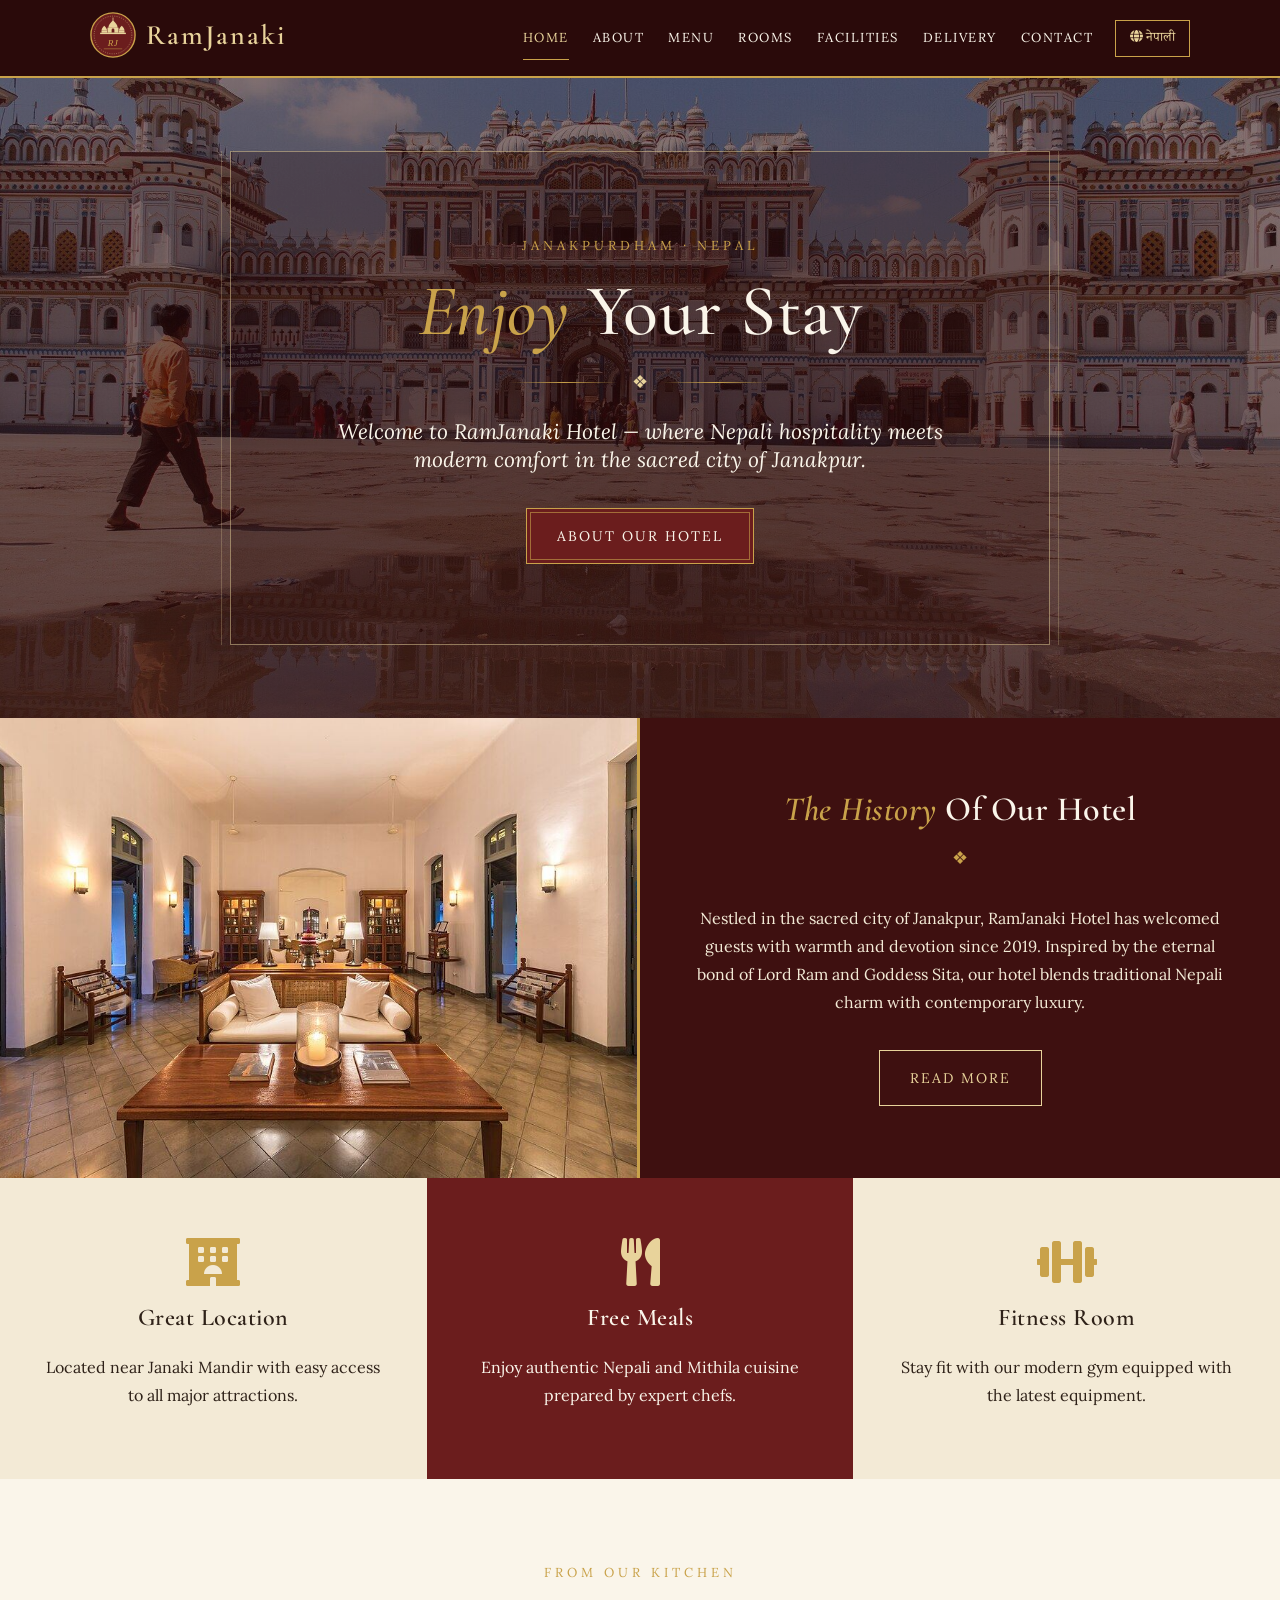
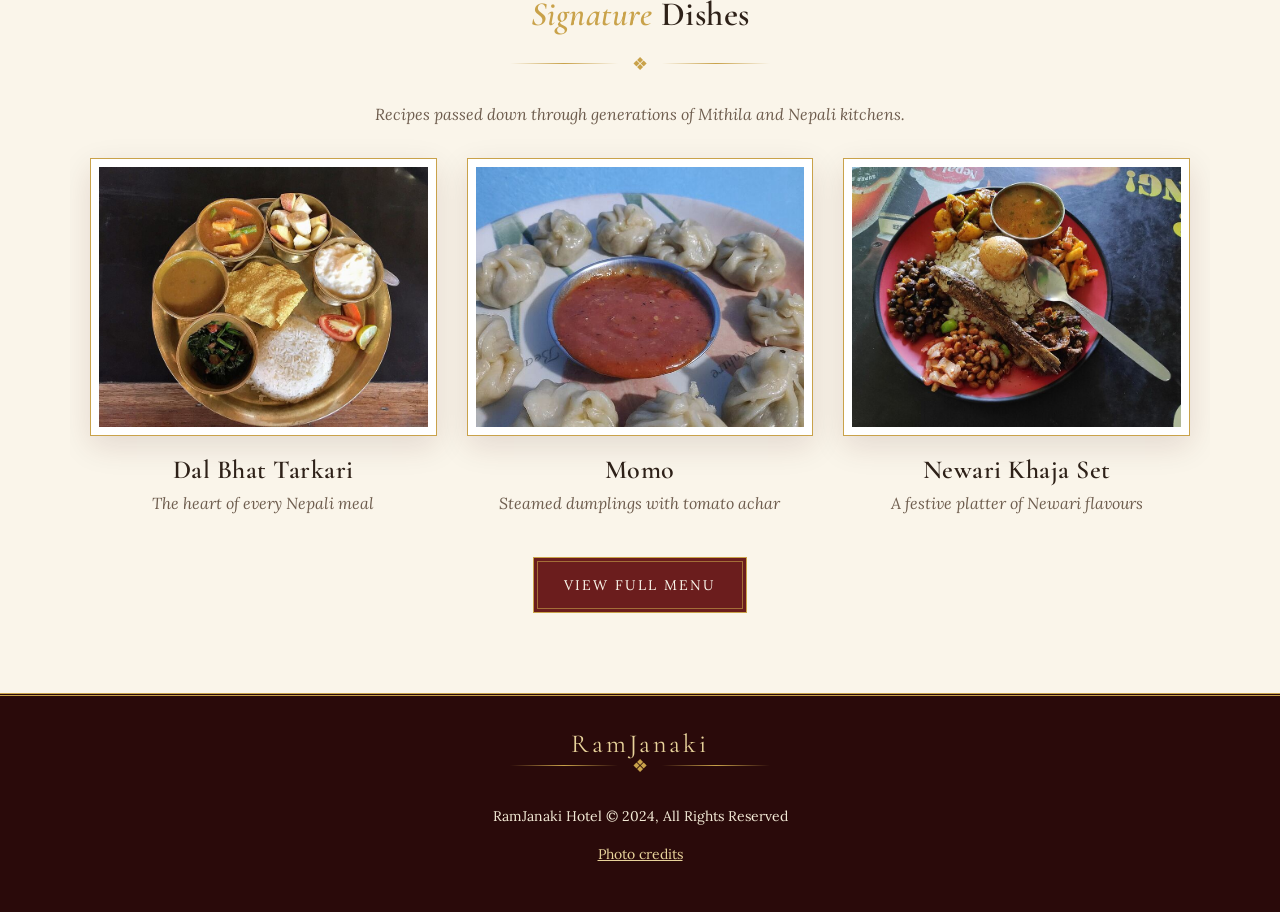
<file: index.html>
<!DOCTYPE html>
<html lang="en">
<head>
  <meta charset="UTF-8">
  <meta name="viewport" content="width=device-width, initial-scale=1.0">
  <meta name="description" content="RamJanaki Hotel - The most extraordinary hotel in Janakpur, Nepal">
  <meta name="keywords" content="hotel,janakpur hotel,nepal hotel,ramjanaki hotel">
  <link rel="icon" type="image/svg+xml" href="img/logo.svg">
  <link rel="stylesheet" href="https://use.fontawesome.com/releases/v5.6.1/css/all.css" integrity="sha384-gfdkjb5BdAXd+lj+gudLWI+BXq4IuLW5IT+brZEZsLFm++aCMlF1V92rMkPaX4PP" crossorigin="anonymous">
  <link rel="preconnect" href="https://fonts.googleapis.com">
  <link rel="preconnect" href="https://fonts.gstatic.com" crossorigin>
  <link rel="stylesheet" href="https://fonts.googleapis.com/css2?family=Cormorant+Garamond:ital,wght@0,500;0,600;1,500&family=Lora:ital,wght@0,400;0,600;1,400&family=Noto+Serif+Devanagari:wght@400;600&display=swap">
  <link rel="stylesheet" href="css/style.css">
  <title>RamJanaki Hotel | Welcome</title>
</head>
<body>
  <header>
    <nav id="navbar">
      <div class="container">
        <h1 class="logo">
          <a href="index.html">
            <img src="img/logo.svg" alt="RamJanaki Logo" class="logo-img">
            <span>RamJanaki</span>
          </a>
        </h1>
        <ul>
          <li><a class="current" href="index.html" data-en="Home" data-np="गृहपृष्ठ">Home</a></li>
          <li><a href="about.html" data-en="About" data-np="हाम्रोबारे">About</a></li>
          <li><a href="menu.html" data-en="Menu" data-np="मेनु">Menu</a></li>
          <li><a href="rooms.html" data-en="Rooms" data-np="कोठा">Rooms</a></li>
          <li><a href="facilities.html" data-en="Facilities" data-np="सुविधा">Facilities</a></li>
          <li><a href="delivery.html" data-en="Delivery" data-np="डेलिभरी">Delivery</a></li>
          <li><a href="contact.html" data-en="Contact" data-np="सम्पर्क">Contact</a></li>
          <li><button class="lang-btn" onclick="toggleLanguage()"><i class="fas fa-globe"></i> <span id="lang-label">नेपाली</span></button></li>
        </ul>
      </div>
    </nav>

    <div id="showcase">
      <div class="container">
        <div class="showcase-content">
          <span class="eyebrow" data-en="Janakpurdham · Nepal" data-np="जनकपुरधाम · नेपाल">Janakpurdham · Nepal</span>
          <h1><span class="text-primary" data-en="Enjoy" data-np="आनन्द लिनुहोस्">Enjoy</span> <span data-en="Your Stay" data-np="आफ्नो बसाइको">Your Stay</span></h1>
          <div class="ornament">❖</div>
          <p class="lead" data-en="Welcome to RamJanaki Hotel — where Nepali hospitality meets modern comfort in the sacred city of Janakpur." data-np="रामजानकी होटलमा स्वागत छ — जहाँ नेपाली आतिथ्यता र आधुनिक सुविधा पवित्र जनकपुर शहरमा भेटिन्छ।">Welcome to RamJanaki Hotel — where Nepali hospitality meets modern comfort in the sacred city of Janakpur.</p>
          <a class="btn" href="about.html" data-en="About Our Hotel" data-np="हाम्रो होटलको बारेमा">About Our Hotel</a>
        </div>
      </div>
    </div>
  </header>

  <section id="home-info" class="bg-dark">
    <div class="info-img"></div>
    <div class="info-content">
      <h2><span class="text-primary" data-en="The History" data-np="इतिहास">The History</span> <span data-en="Of Our Hotel" data-np="हाम्रो होटलको">Of Our Hotel</span></h2>
      <div class="ornament">❖</div>
      <p data-en="Nestled in the sacred city of Janakpur, RamJanaki Hotel has welcomed guests with warmth and devotion since 2019. Inspired by the eternal bond of Lord Ram and Goddess Sita, our hotel blends traditional Nepali charm with contemporary luxury." data-np="पवित्र जनकपुर शहरमा अवस्थित, रामजानकी होटलले २०१९ देखि न्यानो र भक्तिका साथ पाहुनाहरूलाई स्वागत गर्दै आएको छ।">Nestled in the sacred city of Janakpur, RamJanaki Hotel has welcomed guests with warmth and devotion since 2019. Inspired by the eternal bond of Lord Ram and Goddess Sita, our hotel blends traditional Nepali charm with contemporary luxury.</p>
      <a href="about.html" class="btn btn-light" data-en="Read More" data-np="थप पढ्नुहोस्">Read More</a>
    </div>
  </section>

  <section id="features">
    <div class="box bg-light">
      <i class="fas fa-hotel fa-3x"></i>
      <h3 data-en="Great Location" data-np="उत्कृष्ट स्थान">Great Location</h3>
      <p data-en="Located near Janaki Mandir with easy access to all major attractions." data-np="जानकी मन्दिर नजिकै अवस्थित।">Located near Janaki Mandir with easy access to all major attractions.</p>
    </div>
    <div class="box bg-primary">
      <i class="fas fa-utensils fa-3x"></i>
      <h3 data-en="Free Meals" data-np="निःशुल्क खाना">Free Meals</h3>
      <p data-en="Enjoy authentic Nepali and Mithila cuisine prepared by expert chefs." data-np="विशेषज्ञ शेफद्वारा तयार पारिएको प्रामाणिक व्यञ्जन।">Enjoy authentic Nepali and Mithila cuisine prepared by expert chefs.</p>
    </div>
    <div class="box bg-light">
      <i class="fas fa-dumbbell fa-3x"></i>
      <h3 data-en="Fitness Room" data-np="व्यायाम कक्ष">Fitness Room</h3>
      <p data-en="Stay fit with our modern gym equipped with the latest equipment." data-np="नवीनतम उपकरणहरूसहित हाम्रो आधुनिक जिम।">Stay fit with our modern gym equipped with the latest equipment.</p>
    </div>
  </section>

  <div class="clr"></div>

  <section id="signature">
    <div class="container text-center">
      <span class="eyebrow" data-en="From Our Kitchen" data-np="हाम्रो भान्साबाट">From Our Kitchen</span>
      <h2><span class="text-primary" data-en="Signature" data-np="विशेष">Signature</span> <span data-en="Dishes" data-np="परिकारहरू">Dishes</span></h2>
      <div class="ornament">❖</div>
      <p class="section-sub" data-en="Recipes passed down through generations of Mithila and Nepali kitchens." data-np="मैथिली र नेपाली भान्साका पुस्तौंदेखिका परिकारहरू।">Recipes passed down through generations of Mithila and Nepali kitchens.</p>
      <div class="dish-row">
        <div class="dish-card">
          <div class="frame"><img src="img/menu/dal-bhat.jpg" alt="Dal Bhat Tarkari" loading="lazy"></div>
          <h3 data-en="Dal Bhat Tarkari" data-np="दाल भात तरकारी">Dal Bhat Tarkari</h3>
          <p data-en="The heart of every Nepali meal" data-np="हरेक नेपाली खानाको मुटु">The heart of every Nepali meal</p>
        </div>
        <div class="dish-card">
          <div class="frame"><img src="img/menu/momo.jpg" alt="Momo" loading="lazy"></div>
          <h3 data-en="Momo" data-np="मः मः">Momo</h3>
          <p data-en="Steamed dumplings with tomato achar" data-np="गोलभेडाको अचारसँग बाफमा पकाइएको मः मः">Steamed dumplings with tomato achar</p>
        </div>
        <div class="dish-card">
          <div class="frame"><img src="img/menu/khaja-set.jpg" alt="Newari Khaja Set" loading="lazy"></div>
          <h3 data-en="Newari Khaja Set" data-np="नेवारी खाजा सेट">Newari Khaja Set</h3>
          <p data-en="A festive platter of Newari flavours" data-np="नेवारी स्वादको चाडपर्व थाली">A festive platter of Newari flavours</p>
        </div>
      </div>
      <a href="menu.html" class="btn" data-en="View Full Menu" data-np="पूरा मेनु हेर्नुहोस्">View Full Menu</a>
    </div>
  </section>

  <footer id="main-footer">
    <p class="footer-brand">RamJanaki</p>
    <div class="ornament">❖</div>
    <p data-en="RamJanaki Hotel © 2024, All Rights Reserved" data-np="रामजानकी होटल © २०२४, सर्वाधिकार सुरक्षित">RamJanaki Hotel &copy; 2024, All Rights Reserved</p>
    <p><a href="credits.html" data-en="Photo credits" data-np="फोटो श्रेय">Photo credits</a></p>
  </footer>

  <script src="js/language.js"></script>
</body>
</html>
</file>
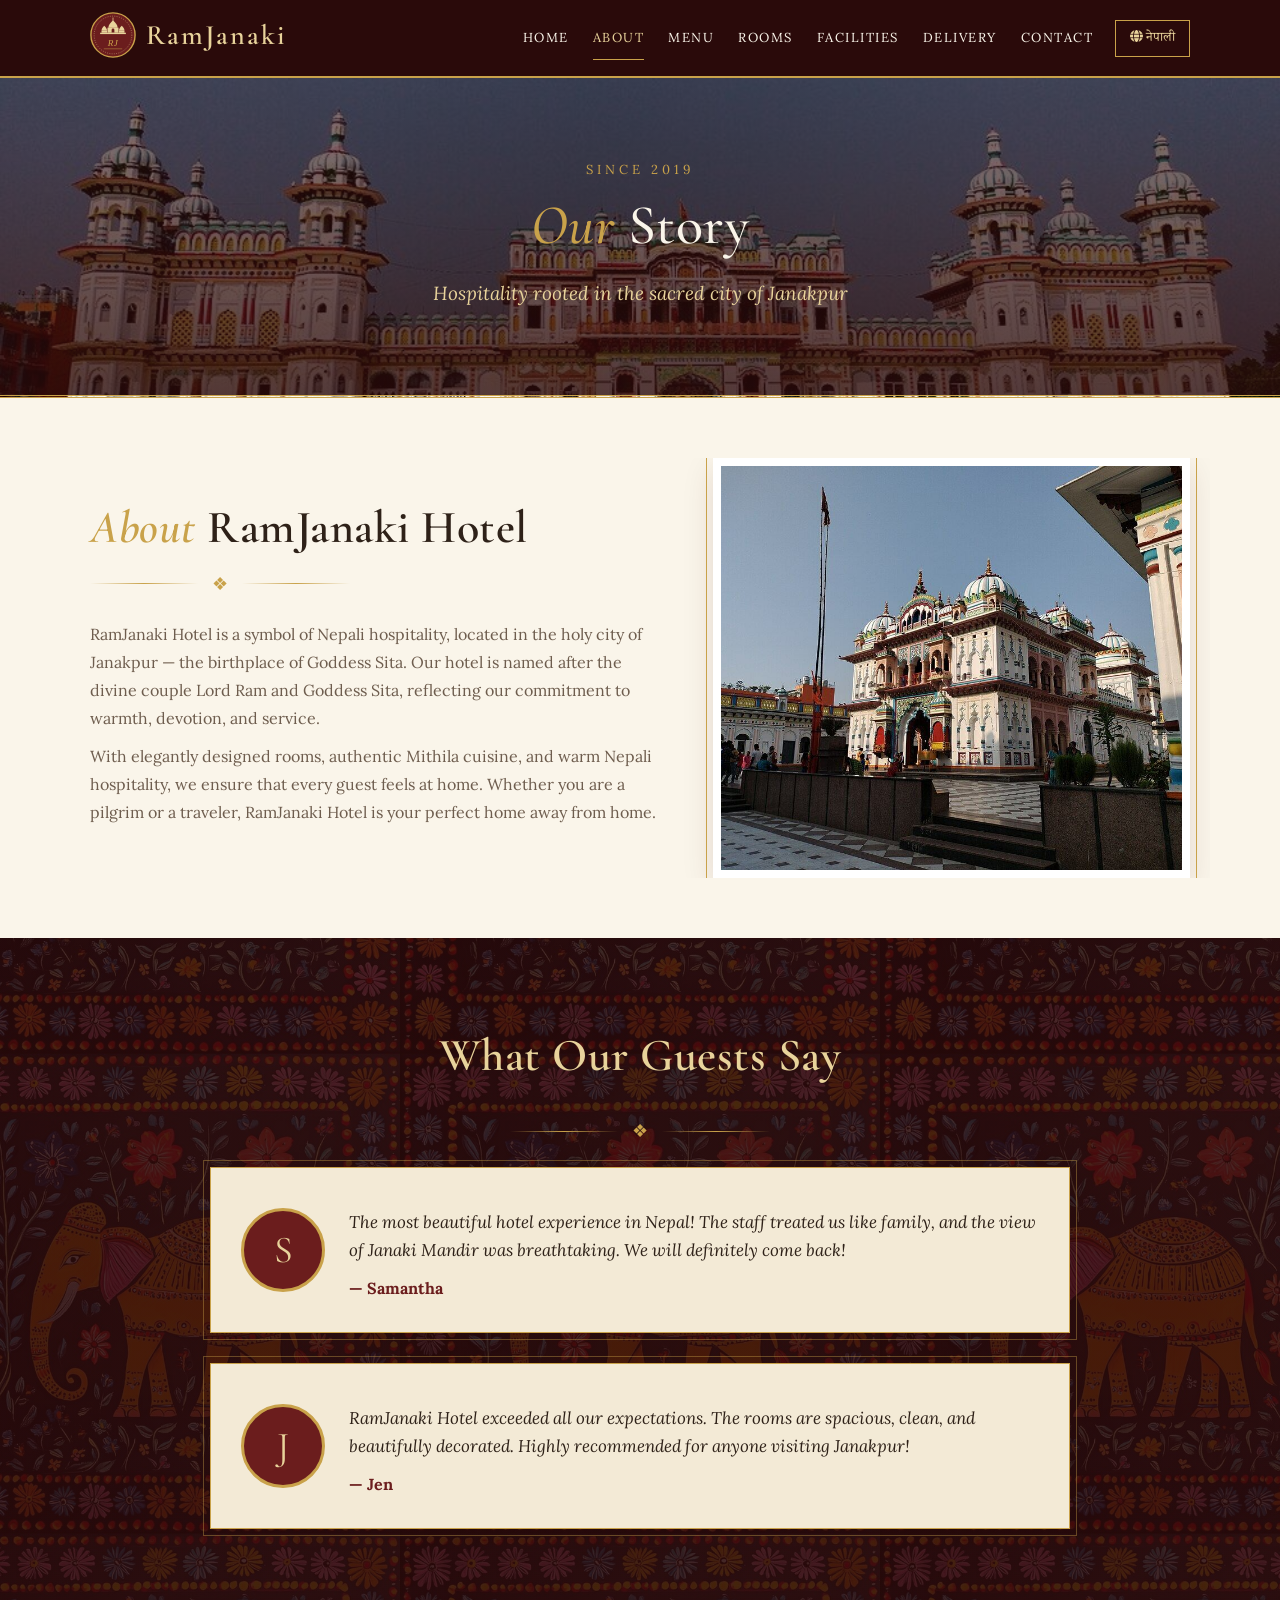
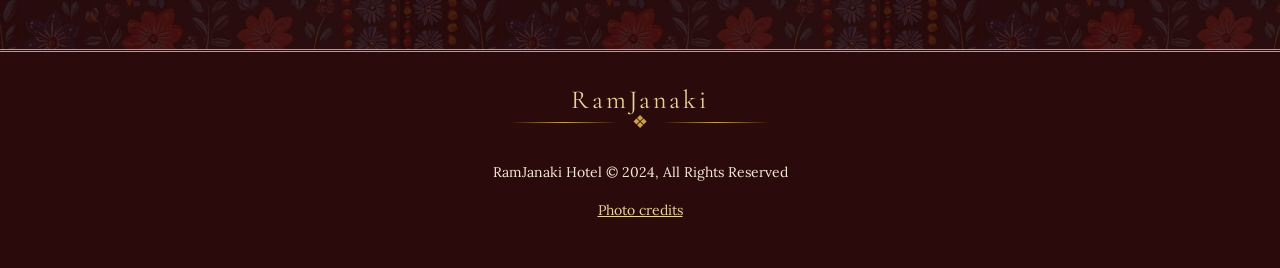
<file: about.html>
<!DOCTYPE html>
<html lang="en">
<head>
  <meta charset="UTF-8">
  <meta name="viewport" content="width=device-width, initial-scale=1.0">
  <meta name="description" content="About RamJanaki Hotel - The most extraordinary hotel in Janakpur, Nepal">
  <meta name="keywords" content="hotel,janakpur hotel,nepal hotel,ramjanaki hotel">
  <link rel="icon" type="image/svg+xml" href="img/logo.svg">
  <link rel="stylesheet" href="https://use.fontawesome.com/releases/v5.6.1/css/all.css" integrity="sha384-gfdkjb5BdAXd+lj+gudLWI+BXq4IuLW5IT+brZEZsLFm++aCMlF1V92rMkPaX4PP" crossorigin="anonymous">
  <link rel="preconnect" href="https://fonts.googleapis.com">
  <link rel="preconnect" href="https://fonts.gstatic.com" crossorigin>
  <link rel="stylesheet" href="https://fonts.googleapis.com/css2?family=Cormorant+Garamond:ital,wght@0,500;0,600;1,500&family=Lora:ital,wght@0,400;0,600;1,400&family=Noto+Serif+Devanagari:wght@400;600&display=swap">
  <link rel="stylesheet" href="css/style.css">
  <title>RamJanaki Hotel | About</title>
</head>
<body>
  <header>
    <nav id="navbar">
      <div class="container">
        <h1 class="logo">
          <a href="index.html">
            <img src="img/logo.svg" alt="RamJanaki Logo" class="logo-img">
            <span>RamJanaki</span>
          </a>
        </h1>
        <ul>
          <li><a href="index.html" data-en="Home" data-np="गृहपृष्ठ">Home</a></li>
          <li><a class="current" href="about.html" data-en="About" data-np="हाम्रोबारे">About</a></li>
          <li><a href="menu.html" data-en="Menu" data-np="मेनु">Menu</a></li>
          <li><a href="rooms.html" data-en="Rooms" data-np="कोठा">Rooms</a></li>
          <li><a href="facilities.html" data-en="Facilities" data-np="सुविधा">Facilities</a></li>
          <li><a href="delivery.html" data-en="Delivery" data-np="डेलिभरी">Delivery</a></li>
          <li><a href="contact.html" data-en="Contact" data-np="सम्पर्क">Contact</a></li>
          <li><button class="lang-btn" onclick="toggleLanguage()"><i class="fas fa-globe"></i> <span id="lang-label">नेपाली</span></button></li>
        </ul>
      </div>
    </nav>
  </header>

  <div class="page-banner banner-about">
    <div>
      <span class="eyebrow" data-en="Since 2019" data-np="२०१९ देखि">Since 2019</span>
      <h1><span class="text-primary" data-en="Our" data-np="हाम्रो">Our</span> <span data-en="Story" data-np="कथा">Story</span></h1>
      <p data-en="Hospitality rooted in the sacred city of Janakpur" data-np="पवित्र जनकपुर शहरमा जरा गाडेको आतिथ्य">Hospitality rooted in the sacred city of Janakpur</p>
    </div>
  </div>

  <section id="about-info" class="bg-light py-3">
    <div class="container">
      <div class="info-left">
        <h1 class="l-heading"><span class="text-primary" data-en="About" data-np="बारेमा">About</span> <span data-en="RamJanaki Hotel" data-np="रामजानकी होटल">RamJanaki Hotel</span></h1>
        <div class="ornament" style="margin-left:0">❖</div>
        <p data-en="RamJanaki Hotel is a symbol of Nepali hospitality, located in the holy city of Janakpur — the birthplace of Goddess Sita. Our hotel is named after the divine couple Lord Ram and Goddess Sita, reflecting our commitment to warmth, devotion, and service." data-np="रामजानकी होटल नेपाली आतिथ्यताको प्रतीक हो, जो पवित्र शहर जनकपुरमा अवस्थित छ — देवी सीताको जन्मस्थल।">RamJanaki Hotel is a symbol of Nepali hospitality, located in the holy city of Janakpur — the birthplace of Goddess Sita. Our hotel is named after the divine couple Lord Ram and Goddess Sita, reflecting our commitment to warmth, devotion, and service.</p>
        <p data-en="With elegantly designed rooms, authentic Mithila cuisine, and warm Nepali hospitality, we ensure that every guest feels at home. Whether you are a pilgrim or a traveler, RamJanaki Hotel is your perfect home away from home." data-np="सुरुचिपूर्ण कोठा, प्रामाणिक मैथिली व्यञ्जन, र न्यानो नेपाली आतिथ्यताका साथ, हामी सुनिश्चित गर्छौं कि प्रत्येक पाहुना घरमै महसुस गर्छ।">With elegantly designed rooms, authentic Mithila cuisine, and warm Nepali hospitality, we ensure that every guest feels at home. Whether you are a pilgrim or a traveler, RamJanaki Hotel is your perfect home away from home.</p>
      </div>
      <div class="info-right">
        <img src="img/temple.jpg" alt="Janaki Mandir, Janakpur">
      </div>
    </div>
  </section>

  <div class="clr"></div>

  <section id="testimonials" class="py-3">
    <div class="container">
      <h2 class="l-heading" data-en="What Our Guests Say" data-np="हाम्रा पाहुनाहरू के भन्छन्">What Our Guests Say</h2>
      <div class="ornament">❖</div>
      <div class="testimonial bg-primary">
        <div class="monogram" aria-hidden="true">S</div>
        <div>
          <p data-en="The most beautiful hotel experience in Nepal! The staff treated us like family, and the view of Janaki Mandir was breathtaking. We will definitely come back!" data-np="नेपालमा सबैभन्दा सुन्दर होटल अनुभव! कर्मचारीहरूले हामीलाई परिवार जस्तै व्यवहार गरे। हामी निश्चित रूपमा फेरि आउनेछौं!">The most beautiful hotel experience in Nepal! The staff treated us like family, and the view of Janaki Mandir was breathtaking. We will definitely come back!</p>
          <cite>— Samantha</cite>
        </div>
      </div>
      <div class="testimonial bg-primary">
        <div class="monogram" aria-hidden="true">J</div>
        <div>
          <p data-en="RamJanaki Hotel exceeded all our expectations. The rooms are spacious, clean, and beautifully decorated. Highly recommended for anyone visiting Janakpur!" data-np="रामजानकी होटलले हाम्रा सबै अपेक्षाहरू पार गर्‍यो। जनकपुर भ्रमण गर्ने जो कोहीको लागि अत्यधिक सिफारिस गरिन्छ!">RamJanaki Hotel exceeded all our expectations. The rooms are spacious, clean, and beautifully decorated. Highly recommended for anyone visiting Janakpur!</p>
          <cite>— Jen</cite>
        </div>
      </div>
    </div>
  </section>

  <footer id="main-footer">
    <p class="footer-brand">RamJanaki</p>
    <div class="ornament">❖</div>
    <p data-en="RamJanaki Hotel © 2024, All Rights Reserved" data-np="रामजानकी होटल © २०२४, सर्वाधिकार सुरक्षित">RamJanaki Hotel &copy; 2024, All Rights Reserved</p>
    <p><a href="credits.html" data-en="Photo credits" data-np="फोटो श्रेय">Photo credits</a></p>
  </footer>

  <script src="js/language.js"></script>
</body>
</html>
</file>
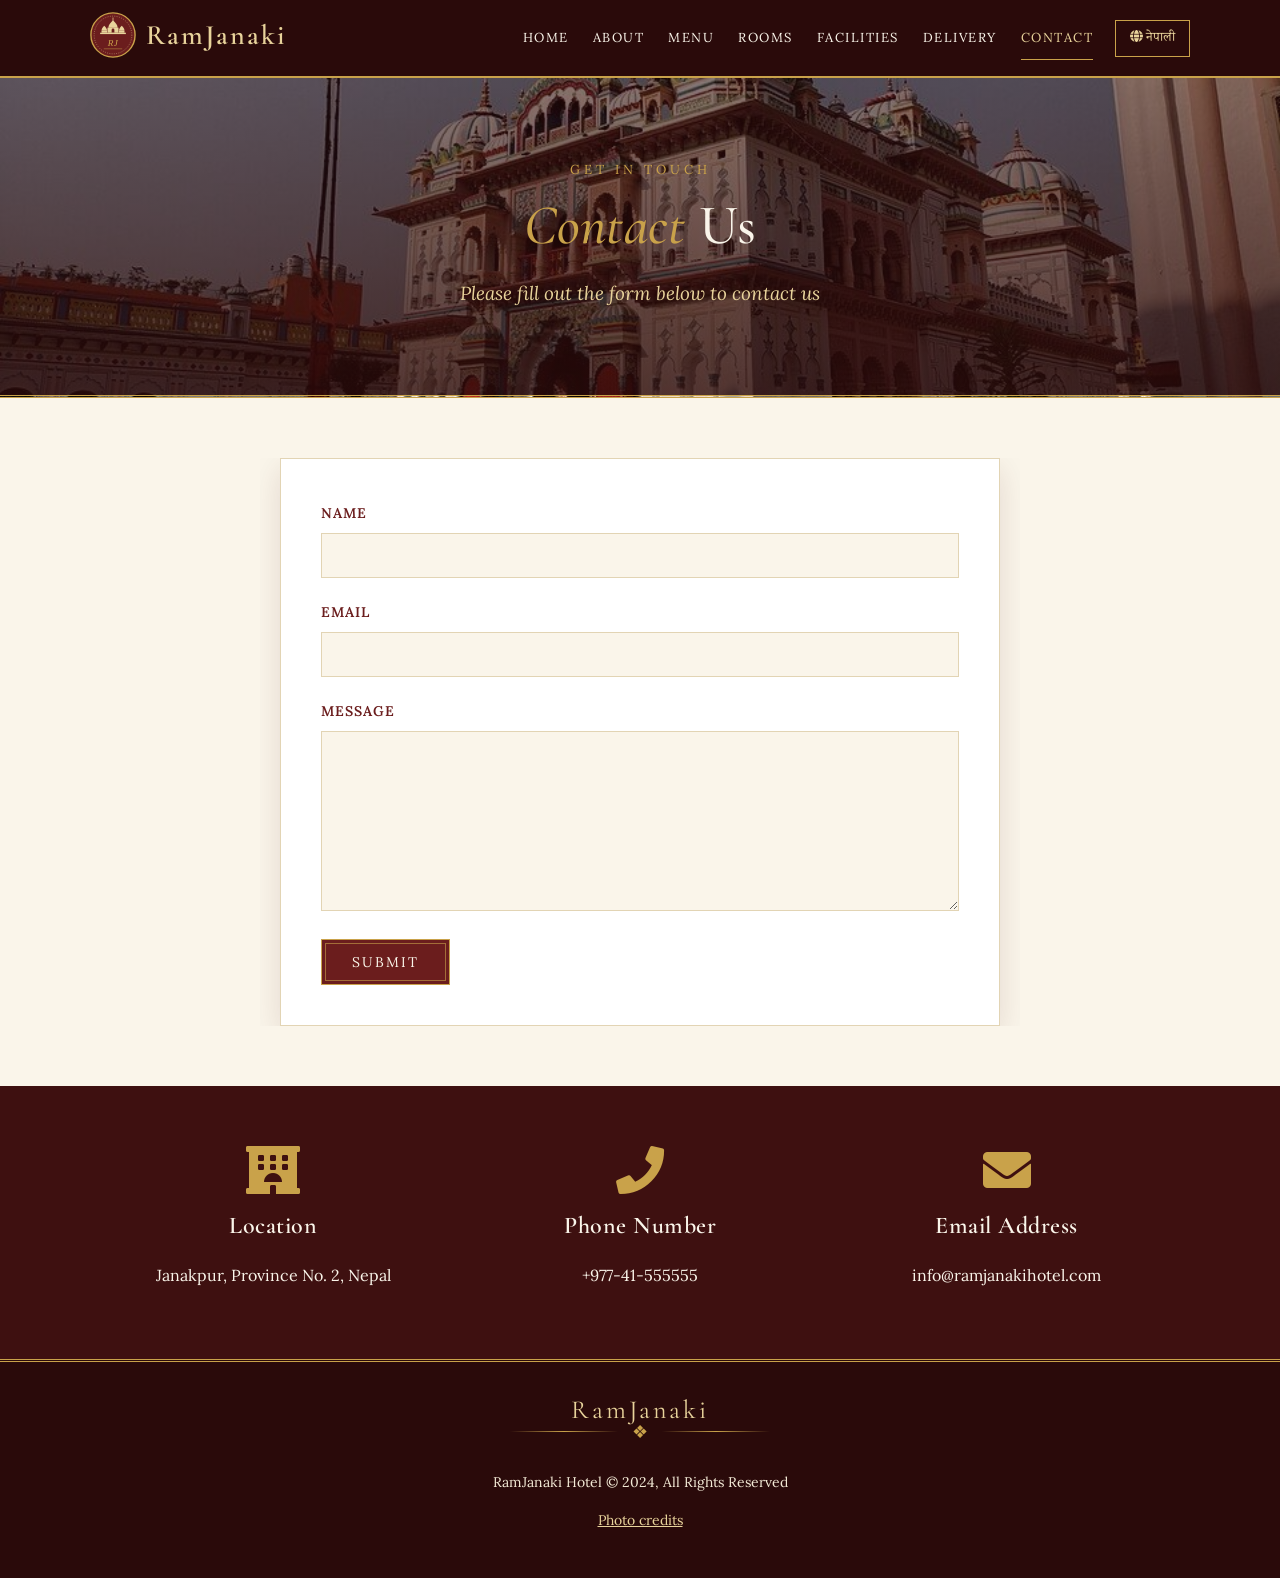
<file: contact.html>
<!DOCTYPE html>
<html lang="en">
<head>
  <meta charset="UTF-8">
  <meta name="viewport" content="width=device-width, initial-scale=1.0">
  <meta name="description" content="Contact RamJanaki Hotel - Janakpur, Nepal">
  <meta name="keywords" content="hotel contact,janakpur hotel,ramjanaki hotel">
  <link rel="icon" type="image/svg+xml" href="img/logo.svg">
  <link rel="stylesheet" href="https://use.fontawesome.com/releases/v5.6.1/css/all.css" integrity="sha384-gfdkjb5BdAXd+lj+gudLWI+BXq4IuLW5IT+brZEZsLFm++aCMlF1V92rMkPaX4PP" crossorigin="anonymous">
  <link rel="preconnect" href="https://fonts.googleapis.com">
  <link rel="preconnect" href="https://fonts.gstatic.com" crossorigin>
  <link rel="stylesheet" href="https://fonts.googleapis.com/css2?family=Cormorant+Garamond:ital,wght@0,500;0,600;1,500&family=Lora:ital,wght@0,400;0,600;1,400&family=Noto+Serif+Devanagari:wght@400;600&display=swap">
  <link rel="stylesheet" href="css/style.css">
  <title>RamJanaki Hotel | Contact</title>
</head>
<body>
  <header>
    <nav id="navbar">
      <div class="container">
        <h1 class="logo">
          <a href="index.html">
            <img src="img/logo.svg" alt="RamJanaki Logo" class="logo-img">
            <span>RamJanaki</span>
          </a>
        </h1>
        <ul>
          <li><a href="index.html" data-en="Home" data-np="गृहपृष्ठ">Home</a></li>
          <li><a href="about.html" data-en="About" data-np="हाम्रोबारे">About</a></li>
          <li><a href="menu.html" data-en="Menu" data-np="मेनु">Menu</a></li>
          <li><a href="rooms.html" data-en="Rooms" data-np="कोठा">Rooms</a></li>
          <li><a href="facilities.html" data-en="Facilities" data-np="सुविधा">Facilities</a></li>
          <li><a href="delivery.html" data-en="Delivery" data-np="डेलिभरी">Delivery</a></li>
          <li><a class="current" href="contact.html" data-en="Contact" data-np="सम्पर्क">Contact</a></li>
          <li><button class="lang-btn" onclick="toggleLanguage()"><i class="fas fa-globe"></i> <span id="lang-label">नेपाली</span></button></li>
        </ul>
      </div>
    </nav>
  </header>

  <div class="page-banner banner-contact">
    <div>
      <span class="eyebrow" data-en="Get In Touch" data-np="सम्पर्कमा रहनुहोस्">Get In Touch</span>
      <h1><span class="text-primary" data-en="Contact" data-np="सम्पर्क">Contact</span> <span data-en="Us" data-np="गर्नुहोस्">Us</span></h1>
      <p data-en="Please fill out the form below to contact us" data-np="कृपया सम्पर्क गर्न तलको फारम भर्नुहोस्">Please fill out the form below to contact us</p>
    </div>
  </div>

  <section id="contact-form" class="py-3">
    <div class="container">
      <form onsubmit="return handleContact(event)">
        <div class="form-group">
          <label for="name" data-en="Name" data-np="नाम">Name</label>
          <input type="text" id="name" required>
        </div>
        <div class="form-group">
          <label for="email" data-en="Email" data-np="इमेल">Email</label>
          <input type="email" id="email" required>
        </div>
        <div class="form-group">
          <label for="message" data-en="Message" data-np="सन्देश">Message</label>
          <textarea id="message" required></textarea>
        </div>
        <button type="submit" class="btn" data-en="Submit" data-np="पेश गर्नुहोस्">Submit</button>
      </form>
      <div id="contactMsg" class="order-message" style="display:none;"></div>
    </div>
  </section>

  <section id="contact-info" class="bg-dark">
    <div class="container">
      <div class="box">
        <i class="fas fa-hotel fa-3x"></i>
        <h3 data-en="Location" data-np="स्थान">Location</h3>
        <p data-en="Janakpur, Province No. 2, Nepal" data-np="जनकपुर, प्रदेश नं. २, नेपाल">Janakpur, Province No. 2, Nepal</p>
      </div>
      <div class="box">
        <i class="fas fa-phone fa-3x"></i>
        <h3 data-en="Phone Number" data-np="फोन नम्बर">Phone Number</h3>
        <p>+977-41-555555</p>
      </div>
      <div class="box">
        <i class="fas fa-envelope fa-3x"></i>
        <h3 data-en="Email Address" data-np="इमेल ठेगाना">Email Address</h3>
        <p>info@ramjanakihotel.com</p>
      </div>
    </div>
  </section>

  <footer id="main-footer">
    <p class="footer-brand">RamJanaki</p>
    <div class="ornament">❖</div>
    <p data-en="RamJanaki Hotel © 2024, All Rights Reserved" data-np="रामजानकी होटल © २०२४, सर्वाधिकार सुरक्षित">RamJanaki Hotel &copy; 2024, All Rights Reserved</p>
    <p><a href="credits.html" data-en="Photo credits" data-np="फोटो श्रेय">Photo credits</a></p>
  </footer>

  <script src="js/language.js"></script>
  <script>
    function handleContact(e) {
      e.preventDefault();
      const msg = document.getElementById('contactMsg');
      msg.style.display = 'block';
      msg.className = 'order-message success';
      msg.textContent = '✅ Thank you! Your message has been received. We will contact you soon.';
      return false;
    }
  </script>
</body>
</html>
</file>
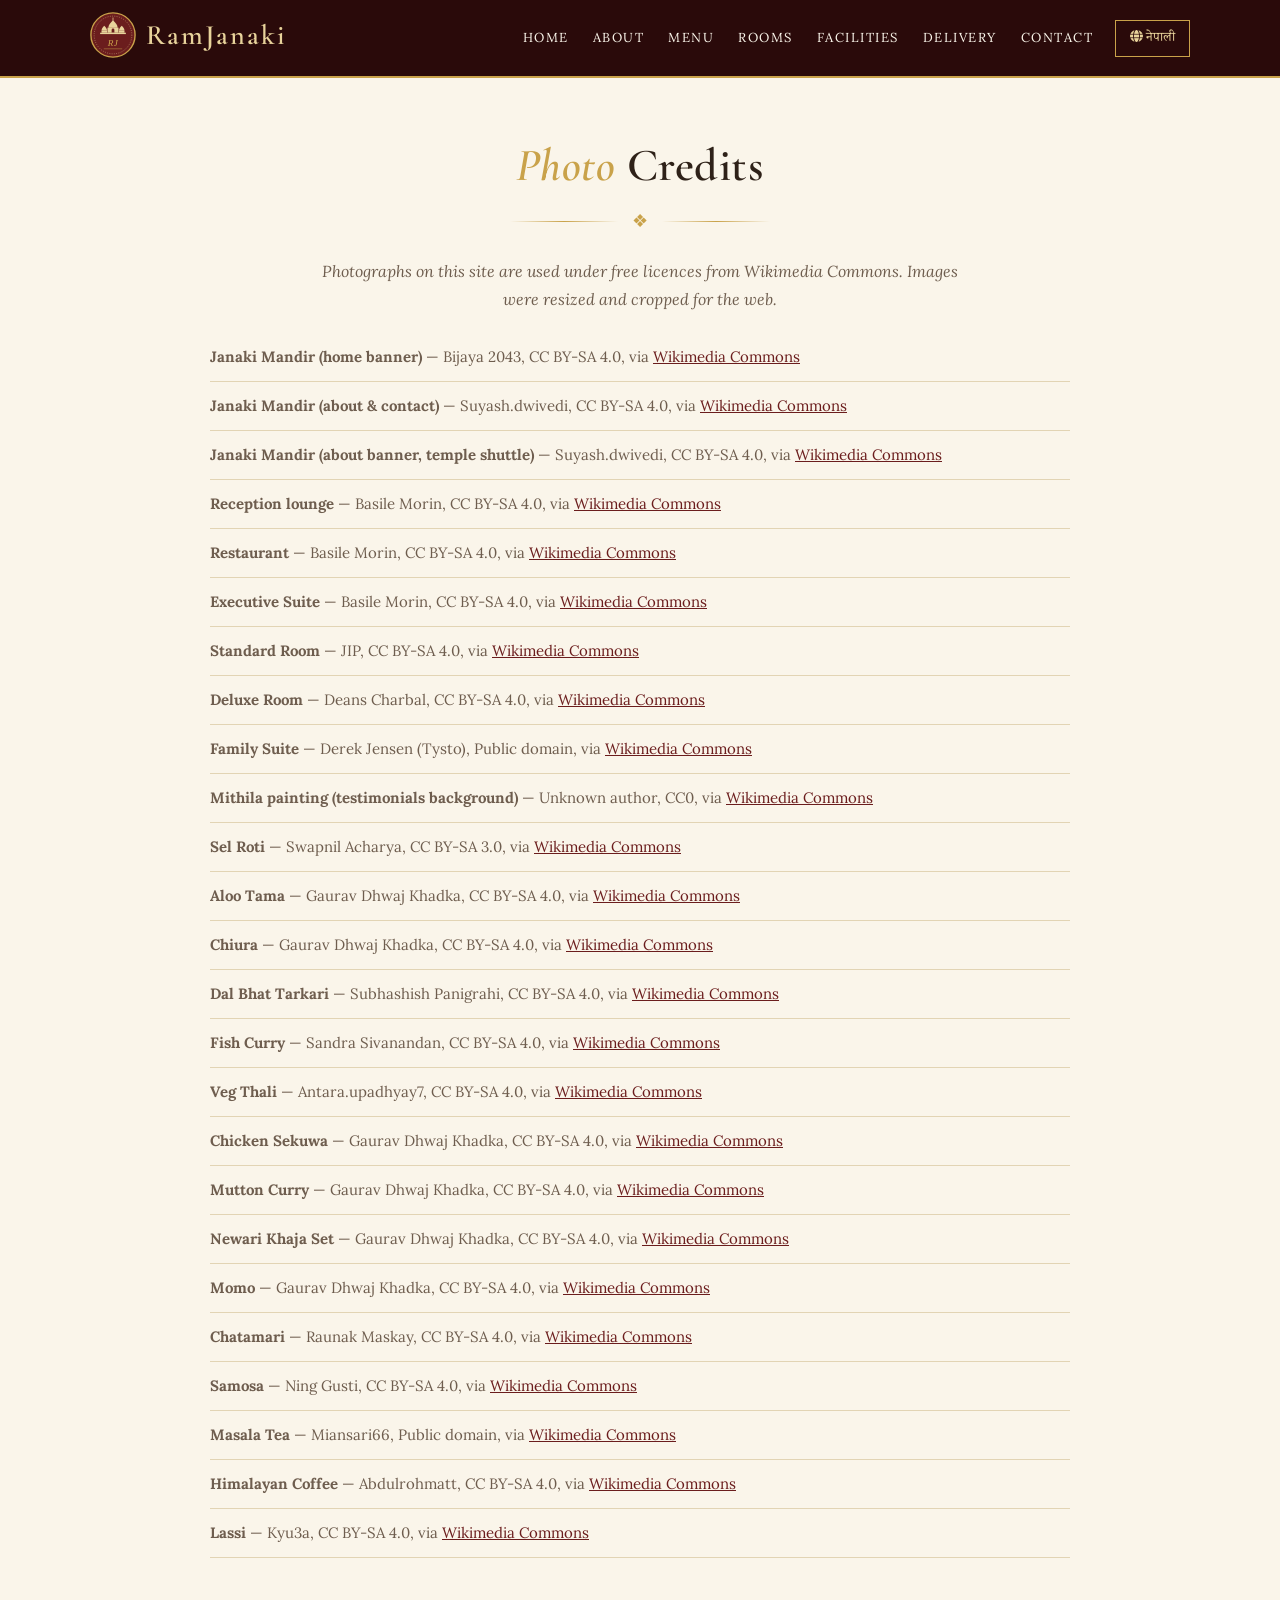
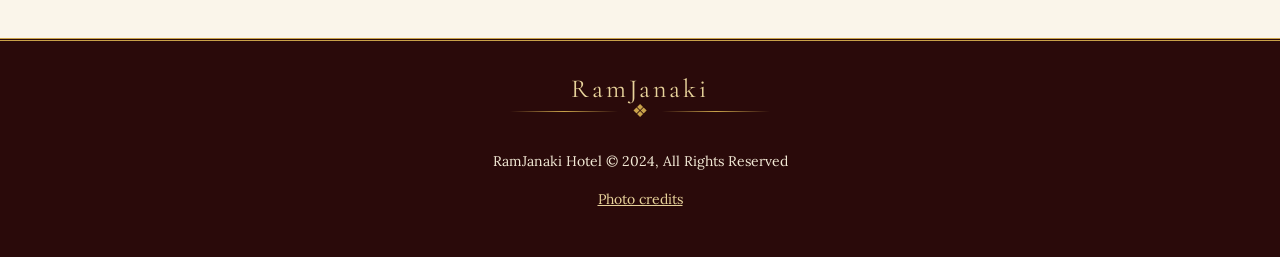
<file: credits.html>
<!DOCTYPE html>
<html lang="en">
<head>
  <meta charset="UTF-8">
  <meta name="viewport" content="width=device-width, initial-scale=1.0">
  <meta name="description" content="Photo credits for the RamJanaki Hotel website">
  <meta name="keywords" content="hotel contact,janakpur hotel,ramjanaki hotel">
  <link rel="icon" type="image/svg+xml" href="img/logo.svg">
  <link rel="stylesheet" href="https://use.fontawesome.com/releases/v5.6.1/css/all.css" integrity="sha384-gfdkjb5BdAXd+lj+gudLWI+BXq4IuLW5IT+brZEZsLFm++aCMlF1V92rMkPaX4PP" crossorigin="anonymous">
  <link rel="preconnect" href="https://fonts.googleapis.com">
  <link rel="preconnect" href="https://fonts.gstatic.com" crossorigin>
  <link rel="stylesheet" href="https://fonts.googleapis.com/css2?family=Cormorant+Garamond:ital,wght@0,500;0,600;1,500&family=Lora:ital,wght@0,400;0,600;1,400&family=Noto+Serif+Devanagari:wght@400;600&display=swap">
  <link rel="stylesheet" href="css/style.css">
  <title>RamJanaki Hotel | Photo Credits</title>
</head>
<body>
  <header>
    <nav id="navbar">
      <div class="container">
        <h1 class="logo">
          <a href="index.html">
            <img src="img/logo.svg" alt="RamJanaki Logo" class="logo-img">
            <span>RamJanaki</span>
          </a>
        </h1>
        <ul>
          <li><a href="index.html" data-en="Home" data-np="गृहपृष्ठ">Home</a></li>
          <li><a href="about.html" data-en="About" data-np="हाम्रोबारे">About</a></li>
          <li><a href="menu.html" data-en="Menu" data-np="मेनु">Menu</a></li>
          <li><a href="rooms.html" data-en="Rooms" data-np="कोठा">Rooms</a></li>
          <li><a href="facilities.html" data-en="Facilities" data-np="सुविधा">Facilities</a></li>
          <li><a href="delivery.html" data-en="Delivery" data-np="डेलिभरी">Delivery</a></li>
          <li><a href="contact.html" data-en="Contact" data-np="सम्पर्क">Contact</a></li>
          <li><button class="lang-btn" onclick="toggleLanguage()"><i class="fas fa-globe"></i> <span id="lang-label">नेपाली</span></button></li>
        </ul>
      </div>
    </nav>
  </header>

  <section class="py-3 bg-light">
    <div class="container">
      <h1 class="l-heading text-center"><span class="text-primary" data-en="Photo" data-np="फोटो">Photo</span> <span data-en="Credits" data-np="श्रेय">Credits</span></h1>
      <div class="ornament">❖</div>
      <p class="section-sub text-center">Photographs on this site are used under free licences from Wikimedia Commons. Images were resized and cropped for the web.</p>
      <ul class="credits-list">
        <li><strong>Janaki Mandir (home banner)</strong> — Bijaya 2043, CC BY-SA 4.0, via <a href="https://commons.wikimedia.org/wiki/File:Janaki_Temple_Janakpur-Janakpur030315_MG_36680059.jpg" target="_blank" rel="noopener">Wikimedia Commons</a></li>
        <li><strong>Janaki Mandir (about &amp; contact)</strong> — Suyash.dwivedi, CC BY-SA 4.0, via <a href="https://commons.wikimedia.org/wiki/File:Janaki_Mandir,_Janakpurdham,_Nepal,_front.jpg" target="_blank" rel="noopener">Wikimedia Commons</a></li>
        <li><strong>Janaki Mandir (about banner, temple shuttle)</strong> — Suyash.dwivedi, CC BY-SA 4.0, via <a href="https://commons.wikimedia.org/wiki/File:Janaki_Mandir,_Janakpur_Nepal_01.jpg" target="_blank" rel="noopener">Wikimedia Commons</a></li>
        <li><strong>Reception lounge</strong> — Basile Morin, CC BY-SA 4.0, via <a href="https://commons.wikimedia.org/wiki/File:Reception_lounge_at_Amantaka_luxury_Resort_%26_Hotel_at_blue_hour_in_Luang_Prabang_Laos.jpg" target="_blank" rel="noopener">Wikimedia Commons</a></li>
        <li><strong>Restaurant</strong> — Basile Morin, CC BY-SA 4.0, via <a href="https://commons.wikimedia.org/wiki/File:Restaurant_room_of_Amantaka_luxury_Resort_%26_Hotel_in_Luang_Prabang_Laos.jpg" target="_blank" rel="noopener">Wikimedia Commons</a></li>
        <li><strong>Executive Suite</strong> — Basile Morin, CC BY-SA 4.0, via <a href="https://commons.wikimedia.org/wiki/File:Canopy_bed_of_Amantaka_Suite_in_Amantaka_luxury_Resort_%26_Hotel_in_Luang_Prabang_Laos_5x4.jpg" target="_blank" rel="noopener">Wikimedia Commons</a></li>
        <li><strong>Standard Room</strong> — JIP, CC BY-SA 4.0, via <a href="https://commons.wikimedia.org/wiki/File:Hotel_bed_with_lit_lamp_at_Hotel_Esplanade_in_October_2023.jpg" target="_blank" rel="noopener">Wikimedia Commons</a></li>
        <li><strong>Deluxe Room</strong> — Deans Charbal, CC BY-SA 4.0, via <a href="https://commons.wikimedia.org/wiki/File:Conrad_Indianapolis_hotel,_room.jpg" target="_blank" rel="noopener">Wikimedia Commons</a></li>
        <li><strong>Family Suite</strong> — Derek Jensen (Tysto), Public domain, via <a href="https://commons.wikimedia.org/wiki/File:Hotel-suite-living-room.jpg" target="_blank" rel="noopener">Wikimedia Commons</a></li>
        <li><strong>Mithila painting (testimonials background)</strong> — Unknown author, CC0, via <a href="https://commons.wikimedia.org/wiki/File:Mithila-Madhubani_Painting.jpg" target="_blank" rel="noopener">Wikimedia Commons</a></li>
        <li><strong>Sel Roti</strong> — Swapnil Acharya, CC BY-SA 3.0, via <a href="https://commons.wikimedia.org/wiki/File:Sel_Roti.jpg" target="_blank" rel="noopener">Wikimedia Commons</a></li>
        <li><strong>Aloo Tama</strong> — Gaurav Dhwaj Khadka, CC BY-SA 4.0, via <a href="https://commons.wikimedia.org/wiki/File:Aloo_Tama.jpg" target="_blank" rel="noopener">Wikimedia Commons</a></li>
        <li><strong>Chiura</strong> — Gaurav Dhwaj Khadka, CC BY-SA 4.0, via <a href="https://commons.wikimedia.org/wiki/File:Dahi_Chiura_2.jpg" target="_blank" rel="noopener">Wikimedia Commons</a></li>
        <li><strong>Dal Bhat Tarkari</strong> — Subhashish Panigrahi, CC BY-SA 4.0, via <a href="https://commons.wikimedia.org/wiki/File:Nepali_dal-bhat-tarkari.jpg" target="_blank" rel="noopener">Wikimedia Commons</a></li>
        <li><strong>Fish Curry</strong> — Sandra Sivanandan, CC BY-SA 4.0, via <a href="https://commons.wikimedia.org/wiki/File:Meen_curry_(fish_curry)_from_Kerala,_traditionally_prepared_in_earthern_pot.jpg" target="_blank" rel="noopener">Wikimedia Commons</a></li>
        <li><strong>Veg Thali</strong> — Antara.upadhyay7, CC BY-SA 4.0, via <a href="https://commons.wikimedia.org/wiki/File:Traditional_Nepali_Thali.jpg" target="_blank" rel="noopener">Wikimedia Commons</a></li>
        <li><strong>Chicken Sekuwa</strong> — Gaurav Dhwaj Khadka, CC BY-SA 4.0, via <a href="https://commons.wikimedia.org/wiki/File:Sekuwa_Set.jpg" target="_blank" rel="noopener">Wikimedia Commons</a></li>
        <li><strong>Mutton Curry</strong> — Gaurav Dhwaj Khadka, CC BY-SA 4.0, via <a href="https://commons.wikimedia.org/wiki/File:Mutton_Curry_1.jpg" target="_blank" rel="noopener">Wikimedia Commons</a></li>
        <li><strong>Newari Khaja Set</strong> — Gaurav Dhwaj Khadka, CC BY-SA 4.0, via <a href="https://commons.wikimedia.org/wiki/File:Newari_Khaja_Set.jpg" target="_blank" rel="noopener">Wikimedia Commons</a></li>
        <li><strong>Momo</strong> — Gaurav Dhwaj Khadka, CC BY-SA 4.0, via <a href="https://commons.wikimedia.org/wiki/File:Veg_Momo_1.jpg" target="_blank" rel="noopener">Wikimedia Commons</a></li>
        <li><strong>Chatamari</strong> — Raunak Maskay, CC BY-SA 4.0, via <a href="https://commons.wikimedia.org/wiki/File:Meat_Chatamari.jpg" target="_blank" rel="noopener">Wikimedia Commons</a></li>
        <li><strong>Samosa</strong> — Ning Gusti, CC BY-SA 4.0, via <a href="https://commons.wikimedia.org/wiki/File:Samosa_AMU%27s_canteen.jpg" target="_blank" rel="noopener">Wikimedia Commons</a></li>
        <li><strong>Masala Tea</strong> — Miansari66, Public domain, via <a href="https://commons.wikimedia.org/wiki/File:Masala_Chai.JPG" target="_blank" rel="noopener">Wikimedia Commons</a></li>
        <li><strong>Himalayan Coffee</strong> — Abdulrohmatt, CC BY-SA 4.0, via <a href="https://commons.wikimedia.org/wiki/File:Cup_of_coffee_with_latte_art_2016.jpg" target="_blank" rel="noopener">Wikimedia Commons</a></li>
        <li><strong>Lassi</strong> — Kyu3a, CC BY-SA 4.0, via <a href="https://commons.wikimedia.org/wiki/File:Plain_Lassi_in_a_glass.jpg" target="_blank" rel="noopener">Wikimedia Commons</a></li>
      </ul>
    </div>
  </section>

  <footer id="main-footer">
    <p class="footer-brand">RamJanaki</p>
    <div class="ornament">❖</div>
    <p data-en="RamJanaki Hotel © 2024, All Rights Reserved" data-np="रामजानकी होटल © २०२४, सर्वाधिकार सुरक्षित">RamJanaki Hotel &copy; 2024, All Rights Reserved</p>
    <p><a href="credits.html" data-en="Photo credits" data-np="फोटो श्रेय">Photo credits</a></p>
  </footer>

  <script src="js/language.js"></script>
</body>
</html>
</file>
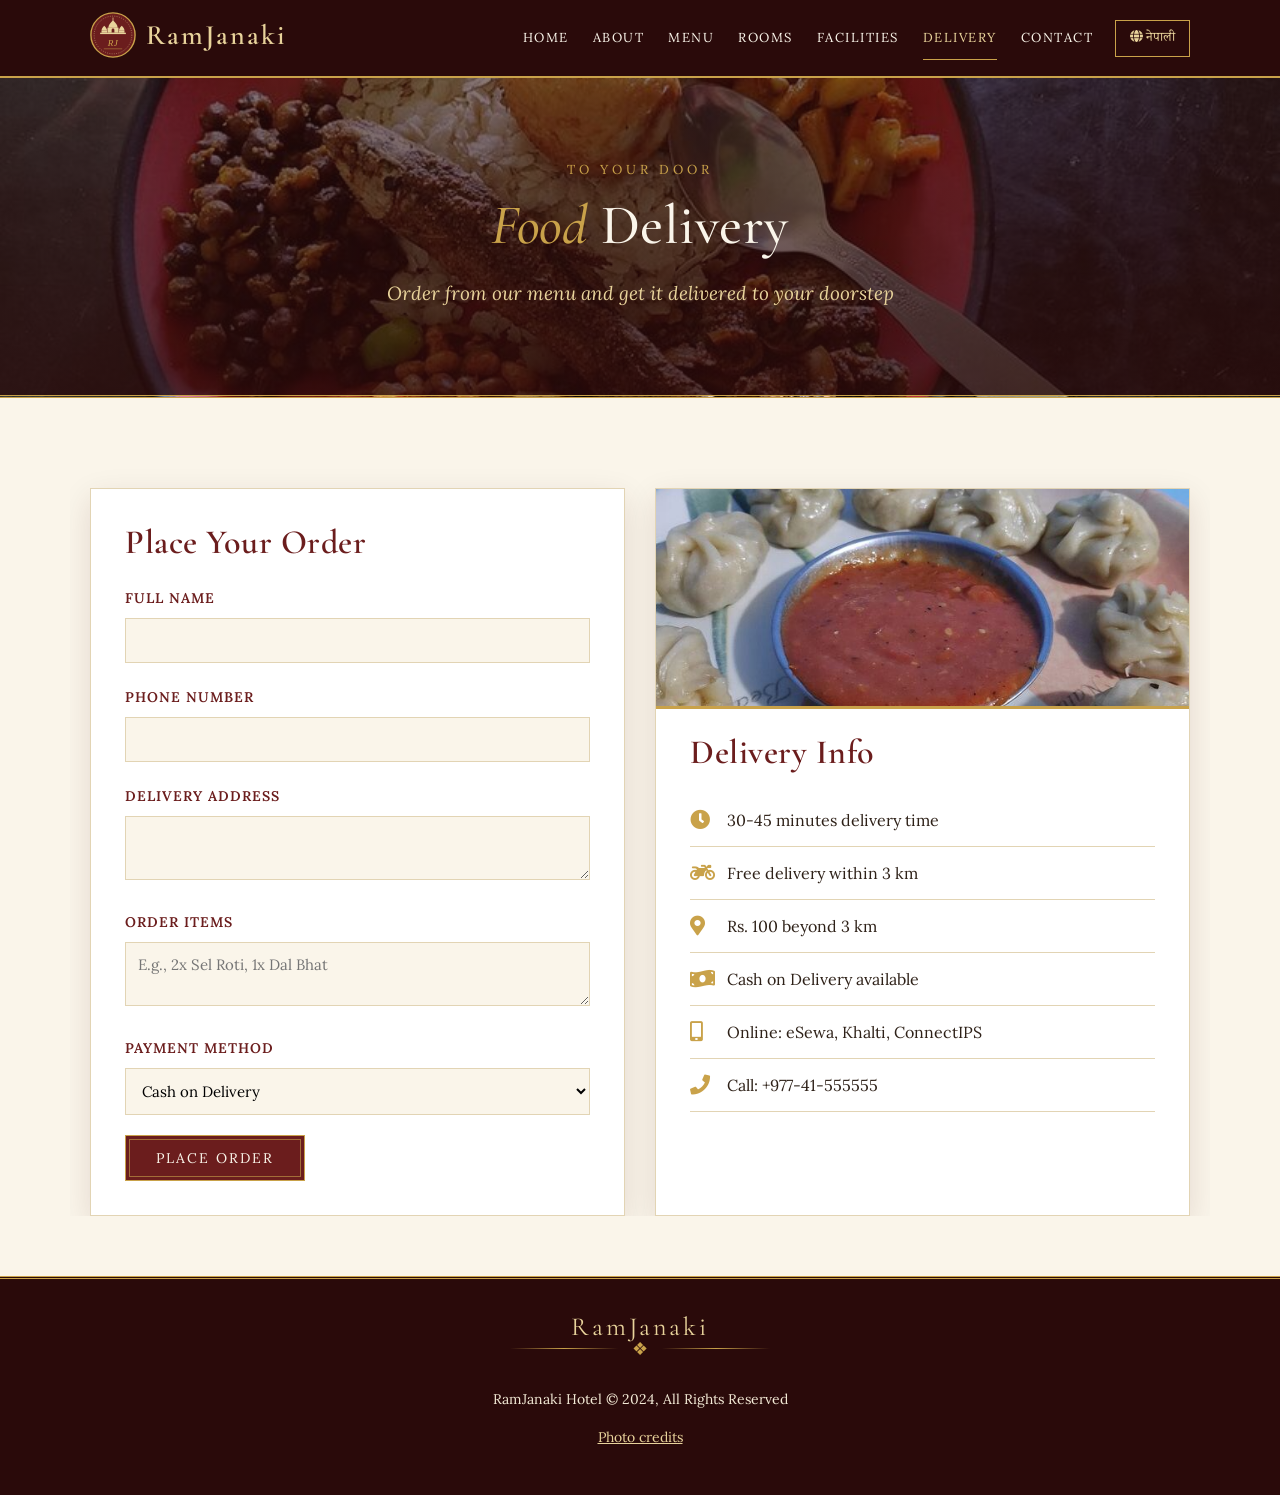
<file: delivery.html>
<!DOCTYPE html>
<html lang="en">
<head>
  <meta charset="UTF-8">
  <meta name="viewport" content="width=device-width, initial-scale=1.0">
  <meta name="description" content="RamJanaki Hotel Food Delivery">
  <meta name="keywords" content="food delivery janakpur,hotel delivery">
  <link rel="icon" type="image/svg+xml" href="img/logo.svg">
  <link rel="stylesheet" href="https://use.fontawesome.com/releases/v5.6.1/css/all.css" integrity="sha384-gfdkjb5BdAXd+lj+gudLWI+BXq4IuLW5IT+brZEZsLFm++aCMlF1V92rMkPaX4PP" crossorigin="anonymous">
  <link rel="preconnect" href="https://fonts.googleapis.com">
  <link rel="preconnect" href="https://fonts.gstatic.com" crossorigin>
  <link rel="stylesheet" href="https://fonts.googleapis.com/css2?family=Cormorant+Garamond:ital,wght@0,500;0,600;1,500&family=Lora:ital,wght@0,400;0,600;1,400&family=Noto+Serif+Devanagari:wght@400;600&display=swap">
  <link rel="stylesheet" href="css/style.css">
  <title>RamJanaki Hotel | Food Delivery</title>
</head>
<body>
  <header>
    <nav id="navbar">
      <div class="container">
        <h1 class="logo">
          <a href="index.html">
            <img src="img/logo.svg" alt="RamJanaki Logo" class="logo-img">
            <span>RamJanaki</span>
          </a>
        </h1>
        <ul>
          <li><a href="index.html" data-en="Home" data-np="गृहपृष्ठ">Home</a></li>
          <li><a href="about.html" data-en="About" data-np="हाम्रोबारे">About</a></li>
          <li><a href="menu.html" data-en="Menu" data-np="मेनु">Menu</a></li>
          <li><a href="rooms.html" data-en="Rooms" data-np="कोठा">Rooms</a></li>
          <li><a href="facilities.html" data-en="Facilities" data-np="सुविधा">Facilities</a></li>
          <li><a class="current" href="delivery.html" data-en="Delivery" data-np="डेलिभरी">Delivery</a></li>
          <li><a href="contact.html" data-en="Contact" data-np="सम्पर्क">Contact</a></li>
          <li><button class="lang-btn" onclick="toggleLanguage()"><i class="fas fa-globe"></i> <span id="lang-label">नेपाली</span></button></li>
        </ul>
      </div>
    </nav>
  </header>

  <div class="page-banner banner-delivery">
    <div>
      <span class="eyebrow" data-en="To Your Door" data-np="तपाईंको ढोकासम्म">To Your Door</span>
      <h1><span class="text-primary" data-en="Food" data-np="खाना">Food</span> <span data-en="Delivery" data-np="डेलिभरी">Delivery</span></h1>
      <p data-en="Order from our menu and get it delivered to your doorstep" data-np="हाम्रो मेनुबाट अर्डर गर्नुहोस् र घरमै पुर्‍याउनुहोस्">Order from our menu and get it delivered to your doorstep</p>
    </div>
  </div>

  <section class="py-3 bg-light">
    <div class="container">

      <div class="delivery-wrapper">
        <div class="delivery-form-box">
          <h2 data-en="Place Your Order" data-np="आफ्नो अर्डर गर्नुहोस्">Place Your Order</h2>
          <form onsubmit="return submitDelivery(event)">
            <div class="form-group">
              <label for="custName" data-en="Full Name" data-np="पूरा नाम">Full Name</label>
              <input type="text" id="custName" required>
            </div>
            <div class="form-group">
              <label for="custPhone" data-en="Phone Number" data-np="फोन नम्बर">Phone Number</label>
              <input type="tel" id="custPhone" required>
            </div>
            <div class="form-group">
              <label for="custAddress" data-en="Delivery Address" data-np="डेलिभरी ठेगाना">Delivery Address</label>
              <textarea id="custAddress" required></textarea>
            </div>
            <div class="form-group">
              <label for="orderItems" data-en="Order Items" data-np="अर्डरका सामान">Order Items</label>
              <textarea id="orderItems" placeholder="E.g., 2x Sel Roti, 1x Dal Bhat" required></textarea>
            </div>
            <div class="form-group">
              <label for="payMethod" data-en="Payment Method" data-np="भुक्तानी विधि">Payment Method</label>
              <select id="payMethod">
                <option value="cod" data-en="Cash on Delivery" data-np="डेलिभरीमा नगद">Cash on Delivery</option>
                <option value="esewa" data-en="eSewa" data-np="इसेवा">eSewa</option>
                <option value="khalti" data-en="Khalti" data-np="खल्ती">Khalti</option>
                <option value="connectips" data-en="ConnectIPS" data-np="कनेक्ट आईपीएस">ConnectIPS</option>
              </select>
            </div>
            <button type="submit" class="btn" data-en="Place Order" data-np="अर्डर गर्नुहोस्">Place Order</button>
          </form>
          <div id="deliveryMessage" class="order-message" style="display:none;"></div>
        </div>

        <div class="delivery-info-box">
          <div class="delivery-photo"><img src="img/menu/momo.jpg" alt="Freshly steamed momo" loading="lazy"></div>
          <h2 data-en="Delivery Info" data-np="डेलिभरी जानकारी">Delivery Info</h2>
          <ul class="delivery-info-list">
            <li><i class="fas fa-clock"></i> <span data-en="30-45 minutes delivery time" data-np="३०-४५ मिनेट डेलिभरी समय">30-45 minutes delivery time</span></li>
            <li><i class="fas fa-motorcycle"></i> <span data-en="Free delivery within 3 km" data-np="३ किमी भित्र निःशुल्क डेलिभरी">Free delivery within 3 km</span></li>
            <li><i class="fas fa-map-marker-alt"></i> <span data-en="Rs. 100 beyond 3 km" data-np="३ किमी भन्दा बाहिर रु. १००">Rs. 100 beyond 3 km</span></li>
            <li><i class="fas fa-money-bill-wave"></i> <span data-en="Cash on Delivery available" data-np="नगदमा भुक्तानी उपलब्ध">Cash on Delivery available</span></li>
            <li><i class="fas fa-mobile-alt"></i> <span data-en="Online: eSewa, Khalti, ConnectIPS" data-np="अनलाइन: इसेवा, खल्ती, कनेक्ट आईपीएस">Online: eSewa, Khalti, ConnectIPS</span></li>
            <li><i class="fas fa-phone"></i> <span data-en="Call: +977-41-555555" data-np="कल: +९७७-४१-५५५५५५">Call: +977-41-555555</span></li>
          </ul>
        </div>
      </div>
    </div>
  </section>

  <footer id="main-footer">
    <p class="footer-brand">RamJanaki</p>
    <div class="ornament">❖</div>
    <p data-en="RamJanaki Hotel © 2024, All Rights Reserved" data-np="रामजानकी होटल © २०२४, सर्वाधिकार सुरक्षित">RamJanaki Hotel &copy; 2024, All Rights Reserved</p>
    <p><a href="credits.html" data-en="Photo credits" data-np="फोटो श्रेय">Photo credits</a></p>
  </footer>

  <script src="js/language.js"></script>
  <script>
    function submitDelivery(e) {
      e.preventDefault();
      const name = document.getElementById('custName').value;
      const phone = document.getElementById('custPhone').value;
      const pay = document.getElementById('payMethod').value;

      if (pay === 'cod') {
        const msg = document.getElementById('deliveryMessage');
        msg.style.display = 'block';
        msg.className = 'order-message success';
        msg.innerHTML = '✅ Thank you, <strong>' + name + '</strong>! Your order is received. We will call you at ' + phone + '. Pay cash on delivery.';
      } else {
        window.location.href = 'payment.html?type=delivery&method=' + pay;
      }
      return false;
    }
  </script>
</body>
</html>
</file>
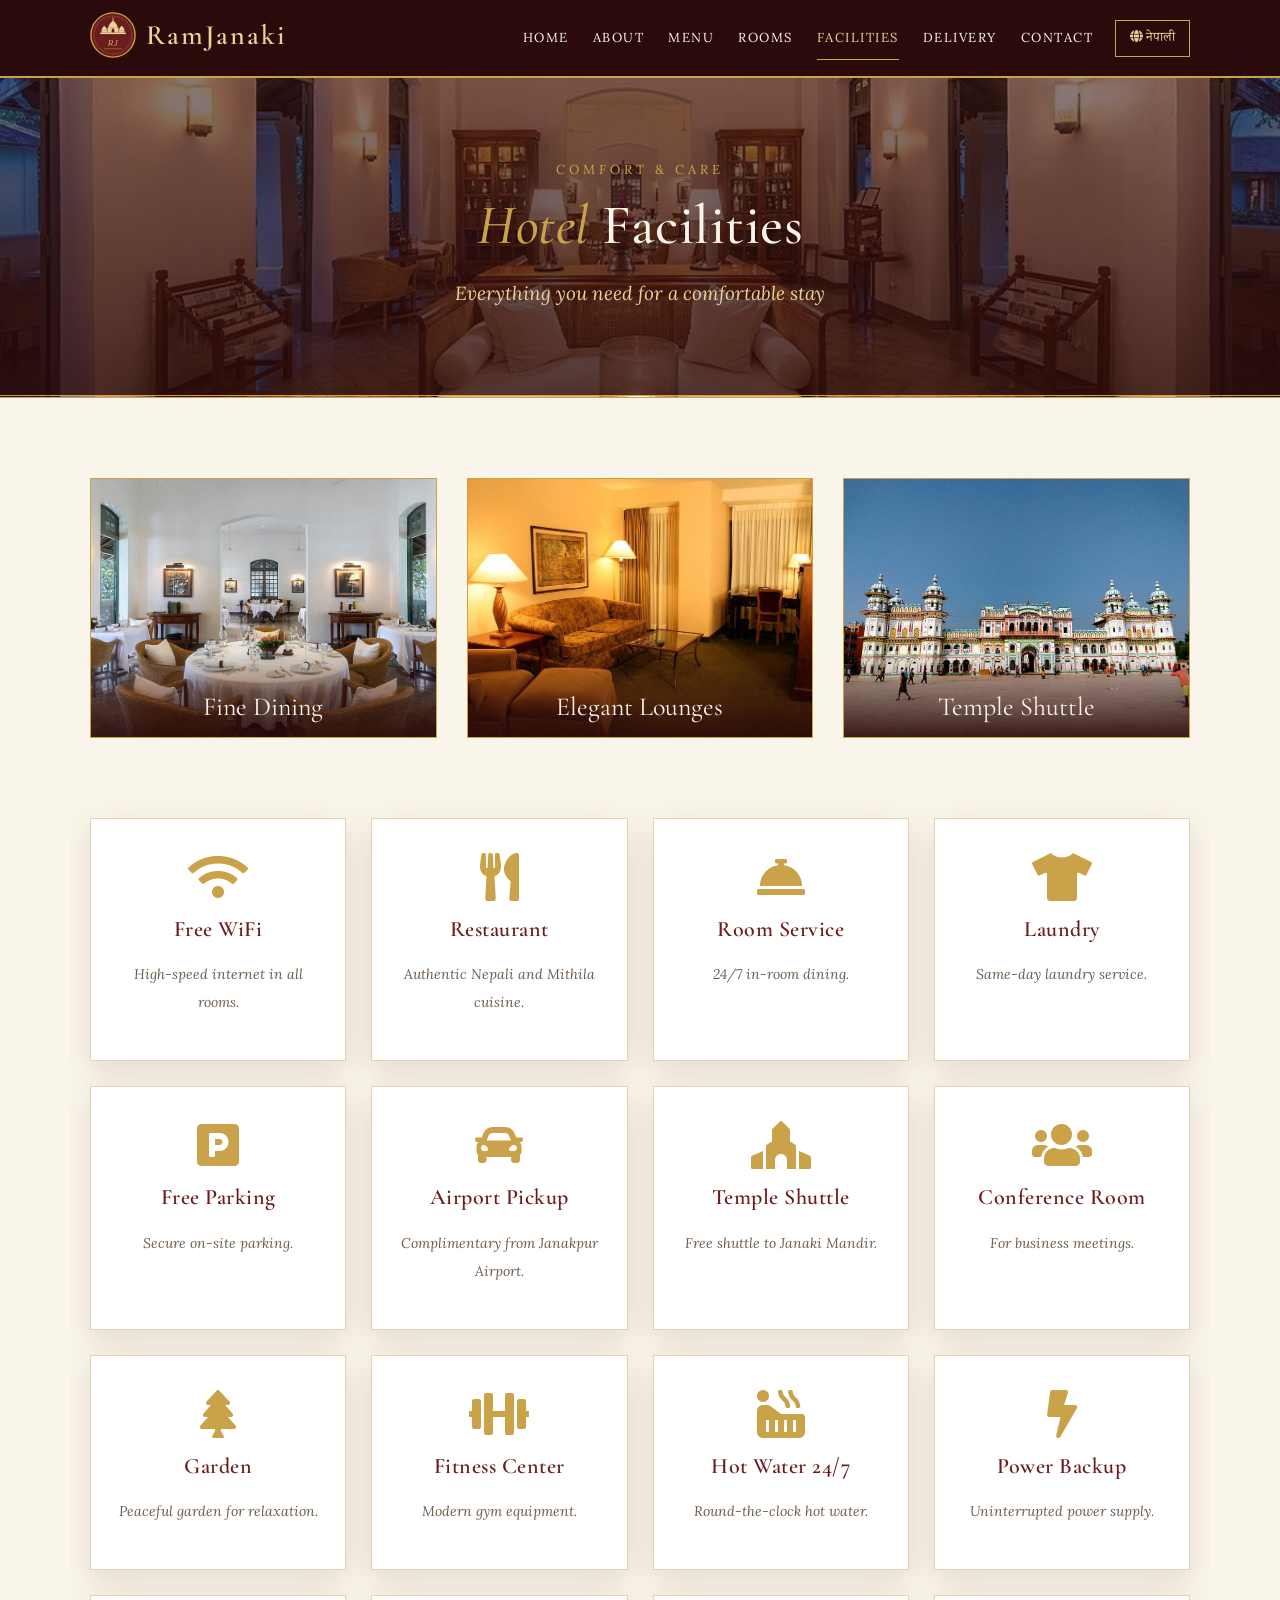
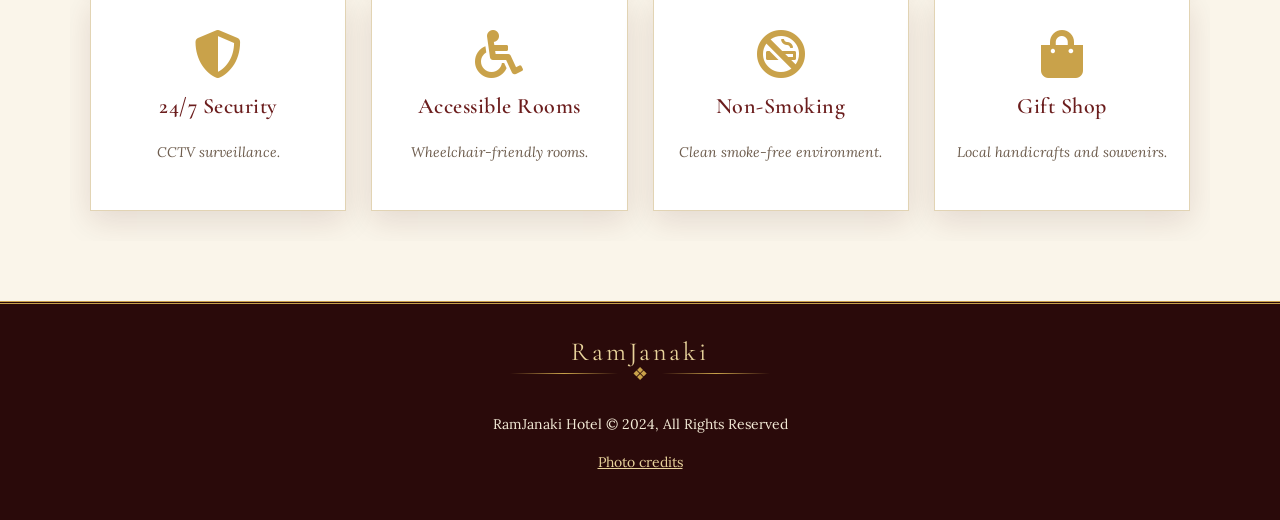
<file: facilities.html>
<!DOCTYPE html>
<html lang="en">
<head>
  <meta charset="UTF-8">
  <meta name="viewport" content="width=device-width, initial-scale=1.0">
  <meta name="description" content="RamJanaki Hotel Facilities">
  <meta name="keywords" content="hotel facilities,janakpur hotel">
  <link rel="icon" type="image/svg+xml" href="img/logo.svg">
  <link rel="stylesheet" href="https://use.fontawesome.com/releases/v5.6.1/css/all.css" integrity="sha384-gfdkjb5BdAXd+lj+gudLWI+BXq4IuLW5IT+brZEZsLFm++aCMlF1V92rMkPaX4PP" crossorigin="anonymous">
  <link rel="preconnect" href="https://fonts.googleapis.com">
  <link rel="preconnect" href="https://fonts.gstatic.com" crossorigin>
  <link rel="stylesheet" href="https://fonts.googleapis.com/css2?family=Cormorant+Garamond:ital,wght@0,500;0,600;1,500&family=Lora:ital,wght@0,400;0,600;1,400&family=Noto+Serif+Devanagari:wght@400;600&display=swap">
  <link rel="stylesheet" href="css/style.css">
  <title>RamJanaki Hotel | Facilities</title>
</head>
<body>
  <header>
    <nav id="navbar">
      <div class="container">
        <h1 class="logo">
          <a href="index.html">
            <img src="img/logo.svg" alt="RamJanaki Logo" class="logo-img">
            <span>RamJanaki</span>
          </a>
        </h1>
        <ul>
          <li><a href="index.html" data-en="Home" data-np="गृहपृष्ठ">Home</a></li>
          <li><a href="about.html" data-en="About" data-np="हाम्रोबारे">About</a></li>
          <li><a href="menu.html" data-en="Menu" data-np="मेनु">Menu</a></li>
          <li><a href="rooms.html" data-en="Rooms" data-np="कोठा">Rooms</a></li>
          <li><a class="current" href="facilities.html" data-en="Facilities" data-np="सुविधा">Facilities</a></li>
          <li><a href="delivery.html" data-en="Delivery" data-np="डेलिभरी">Delivery</a></li>
          <li><a href="contact.html" data-en="Contact" data-np="सम्पर्क">Contact</a></li>
          <li><button class="lang-btn" onclick="toggleLanguage()"><i class="fas fa-globe"></i> <span id="lang-label">नेपाली</span></button></li>
        </ul>
      </div>
    </nav>
  </header>

  <div class="page-banner banner-facilities">
    <div>
      <span class="eyebrow" data-en="Comfort &amp; Care" data-np="आराम र हेरचाह">Comfort &amp; Care</span>
      <h1><span class="text-primary" data-en="Hotel" data-np="होटलको">Hotel</span> <span data-en="Facilities" data-np="सुविधाहरू">Facilities</span></h1>
      <p data-en="Everything you need for a comfortable stay" data-np="आरामदायक बसाइको लागि सबै कुरा">Everything you need for a comfortable stay</p>
    </div>
  </div>

  <section class="py-3 bg-light">
    <div class="container">

      <div class="facility-highlights">
        <div class="highlight"><img src="img/restaurant.jpg" alt="Restaurant" loading="lazy"><span data-en="Fine Dining" data-np="उत्कृष्ट भोजन">Fine Dining</span></div>
        <div class="highlight"><img src="img/rooms/family.jpg" alt="Guest lounge" loading="lazy"><span data-en="Elegant Lounges" data-np="सुरुचिपूर्ण बैठक">Elegant Lounges</span></div>
        <div class="highlight"><img src="img/temple-wide.jpg" alt="Janaki Mandir" loading="lazy"><span data-en="Temple Shuttle" data-np="मन्दिर शटल">Temple Shuttle</span></div>
      </div>

      <div class="facilities-grid">
        <div class="facility-card"><i class="fas fa-wifi fa-3x"></i><h3 data-en="Free WiFi" data-np="निःशुल्क वाइफाइ">Free WiFi</h3><p data-en="High-speed internet in all rooms." data-np="सबै कोठामा उच्च गतिको इन्टरनेट।">High-speed internet in all rooms.</p></div>
        <div class="facility-card"><i class="fas fa-utensils fa-3x"></i><h3 data-en="Restaurant" data-np="रेस्टुरेन्ट">Restaurant</h3><p data-en="Authentic Nepali and Mithila cuisine." data-np="प्रामाणिक नेपाली र मैथिली व्यञ्जन।">Authentic Nepali and Mithila cuisine.</p></div>
        <div class="facility-card"><i class="fas fa-concierge-bell fa-3x"></i><h3 data-en="Room Service" data-np="रूम सेवा">Room Service</h3><p data-en="24/7 in-room dining." data-np="२४/७ कोठामै भोजन।">24/7 in-room dining.</p></div>
        <div class="facility-card"><i class="fas fa-tshirt fa-3x"></i><h3 data-en="Laundry" data-np="लाउन्ड्री">Laundry</h3><p data-en="Same-day laundry service." data-np="एकै दिनको लाउन्ड्री सेवा।">Same-day laundry service.</p></div>
        <div class="facility-card"><i class="fas fa-parking fa-3x"></i><h3 data-en="Free Parking" data-np="निःशुल्क पार्किङ">Free Parking</h3><p data-en="Secure on-site parking." data-np="सुरक्षित पार्किङ।">Secure on-site parking.</p></div>
        <div class="facility-card"><i class="fas fa-car fa-3x"></i><h3 data-en="Airport Pickup" data-np="एयरपोर्ट पिकअप">Airport Pickup</h3><p data-en="Complimentary from Janakpur Airport." data-np="जनकपुर एयरपोर्टबाट निःशुल्क।">Complimentary from Janakpur Airport.</p></div>
        <div class="facility-card"><i class="fas fa-place-of-worship fa-3x"></i><h3 data-en="Temple Shuttle" data-np="मन्दिर शटल">Temple Shuttle</h3><p data-en="Free shuttle to Janaki Mandir." data-np="जानकी मन्दिरमा निःशुल्क शटल।">Free shuttle to Janaki Mandir.</p></div>
        <div class="facility-card"><i class="fas fa-users fa-3x"></i><h3 data-en="Conference Room" data-np="सम्मेलन कक्ष">Conference Room</h3><p data-en="For business meetings." data-np="व्यापारिक बैठकको लागि।">For business meetings.</p></div>
        <div class="facility-card"><i class="fas fa-tree fa-3x"></i><h3 data-en="Garden" data-np="बगैंचा">Garden</h3><p data-en="Peaceful garden for relaxation." data-np="आरामको लागि शान्त बगैंचा।">Peaceful garden for relaxation.</p></div>
        <div class="facility-card"><i class="fas fa-dumbbell fa-3x"></i><h3 data-en="Fitness Center" data-np="फिटनेस सेन्टर">Fitness Center</h3><p data-en="Modern gym equipment." data-np="आधुनिक जिम उपकरण।">Modern gym equipment.</p></div>
        <div class="facility-card"><i class="fas fa-hot-tub fa-3x"></i><h3 data-en="Hot Water 24/7" data-np="२४/७ तातोपानी">Hot Water 24/7</h3><p data-en="Round-the-clock hot water." data-np="चौबीसै घण्टा तातोपानी।">Round-the-clock hot water.</p></div>
        <div class="facility-card"><i class="fas fa-bolt fa-3x"></i><h3 data-en="Power Backup" data-np="पावर ब्याकअप">Power Backup</h3><p data-en="Uninterrupted power supply." data-np="निर्बाध विद्युत आपूर्ति।">Uninterrupted power supply.</p></div>
        <div class="facility-card"><i class="fas fa-shield-alt fa-3x"></i><h3 data-en="24/7 Security" data-np="२४/७ सुरक्षा">24/7 Security</h3><p data-en="CCTV surveillance." data-np="सीसीटीभी निगरानी।">CCTV surveillance.</p></div>
        <div class="facility-card"><i class="fas fa-wheelchair fa-3x"></i><h3 data-en="Accessible Rooms" data-np="सुलभ कोठा">Accessible Rooms</h3><p data-en="Wheelchair-friendly rooms." data-np="ह्वीलचेयर-मैत्री कोठा।">Wheelchair-friendly rooms.</p></div>
        <div class="facility-card"><i class="fas fa-smoking-ban fa-3x"></i><h3 data-en="Non-Smoking" data-np="धूम्रपान-मुक्त">Non-Smoking</h3><p data-en="Clean smoke-free environment." data-np="सफा धूम्रपान-मुक्त वातावरण।">Clean smoke-free environment.</p></div>
        <div class="facility-card"><i class="fas fa-shopping-bag fa-3x"></i><h3 data-en="Gift Shop" data-np="उपहार पसल">Gift Shop</h3><p data-en="Local handicrafts and souvenirs." data-np="स्थानीय हस्तकला र सम्झना।">Local handicrafts and souvenirs.</p></div>
      </div>
    </div>
  </section>

  <footer id="main-footer">
    <p class="footer-brand">RamJanaki</p>
    <div class="ornament">❖</div>
    <p data-en="RamJanaki Hotel © 2024, All Rights Reserved" data-np="रामजानकी होटल © २०२४, सर्वाधिकार सुरक्षित">RamJanaki Hotel &copy; 2024, All Rights Reserved</p>
    <p><a href="credits.html" data-en="Photo credits" data-np="फोटो श्रेय">Photo credits</a></p>
  </footer>

  <script src="js/language.js"></script>
</body>
</html>
</file>
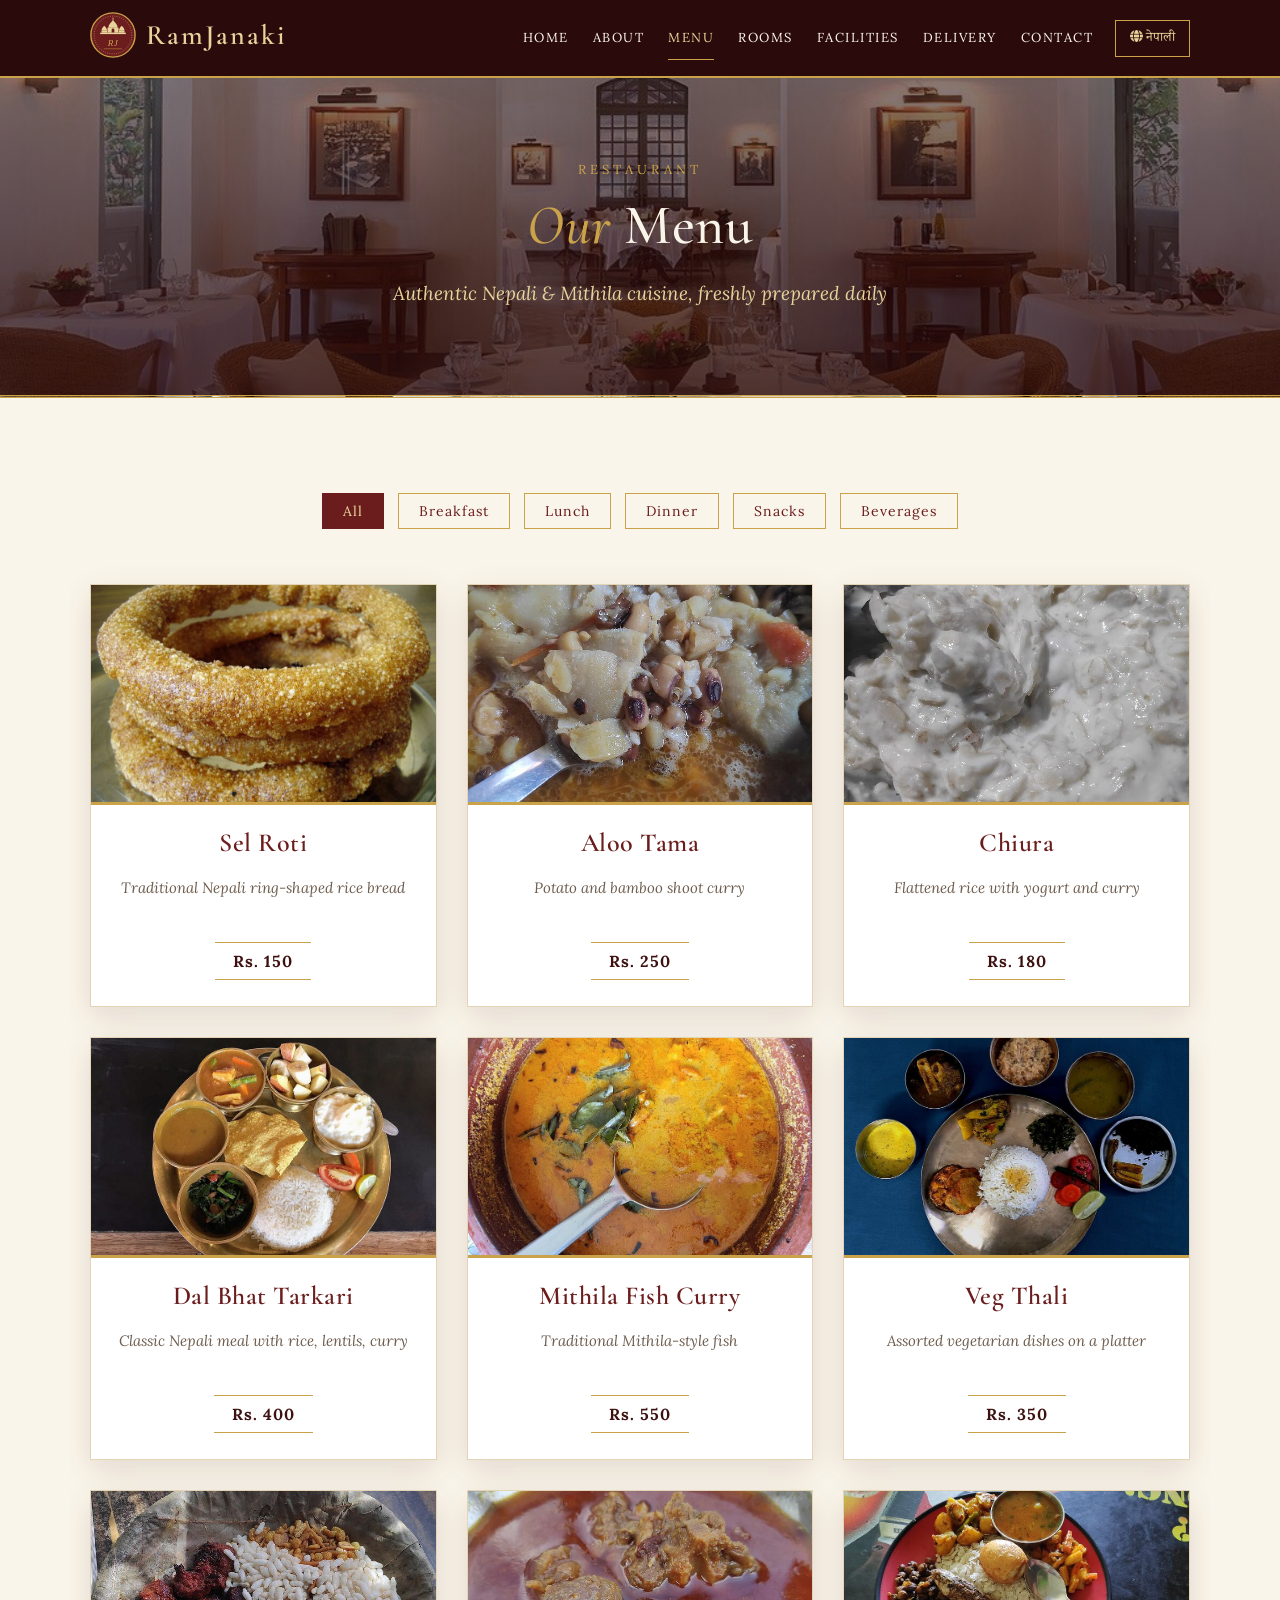
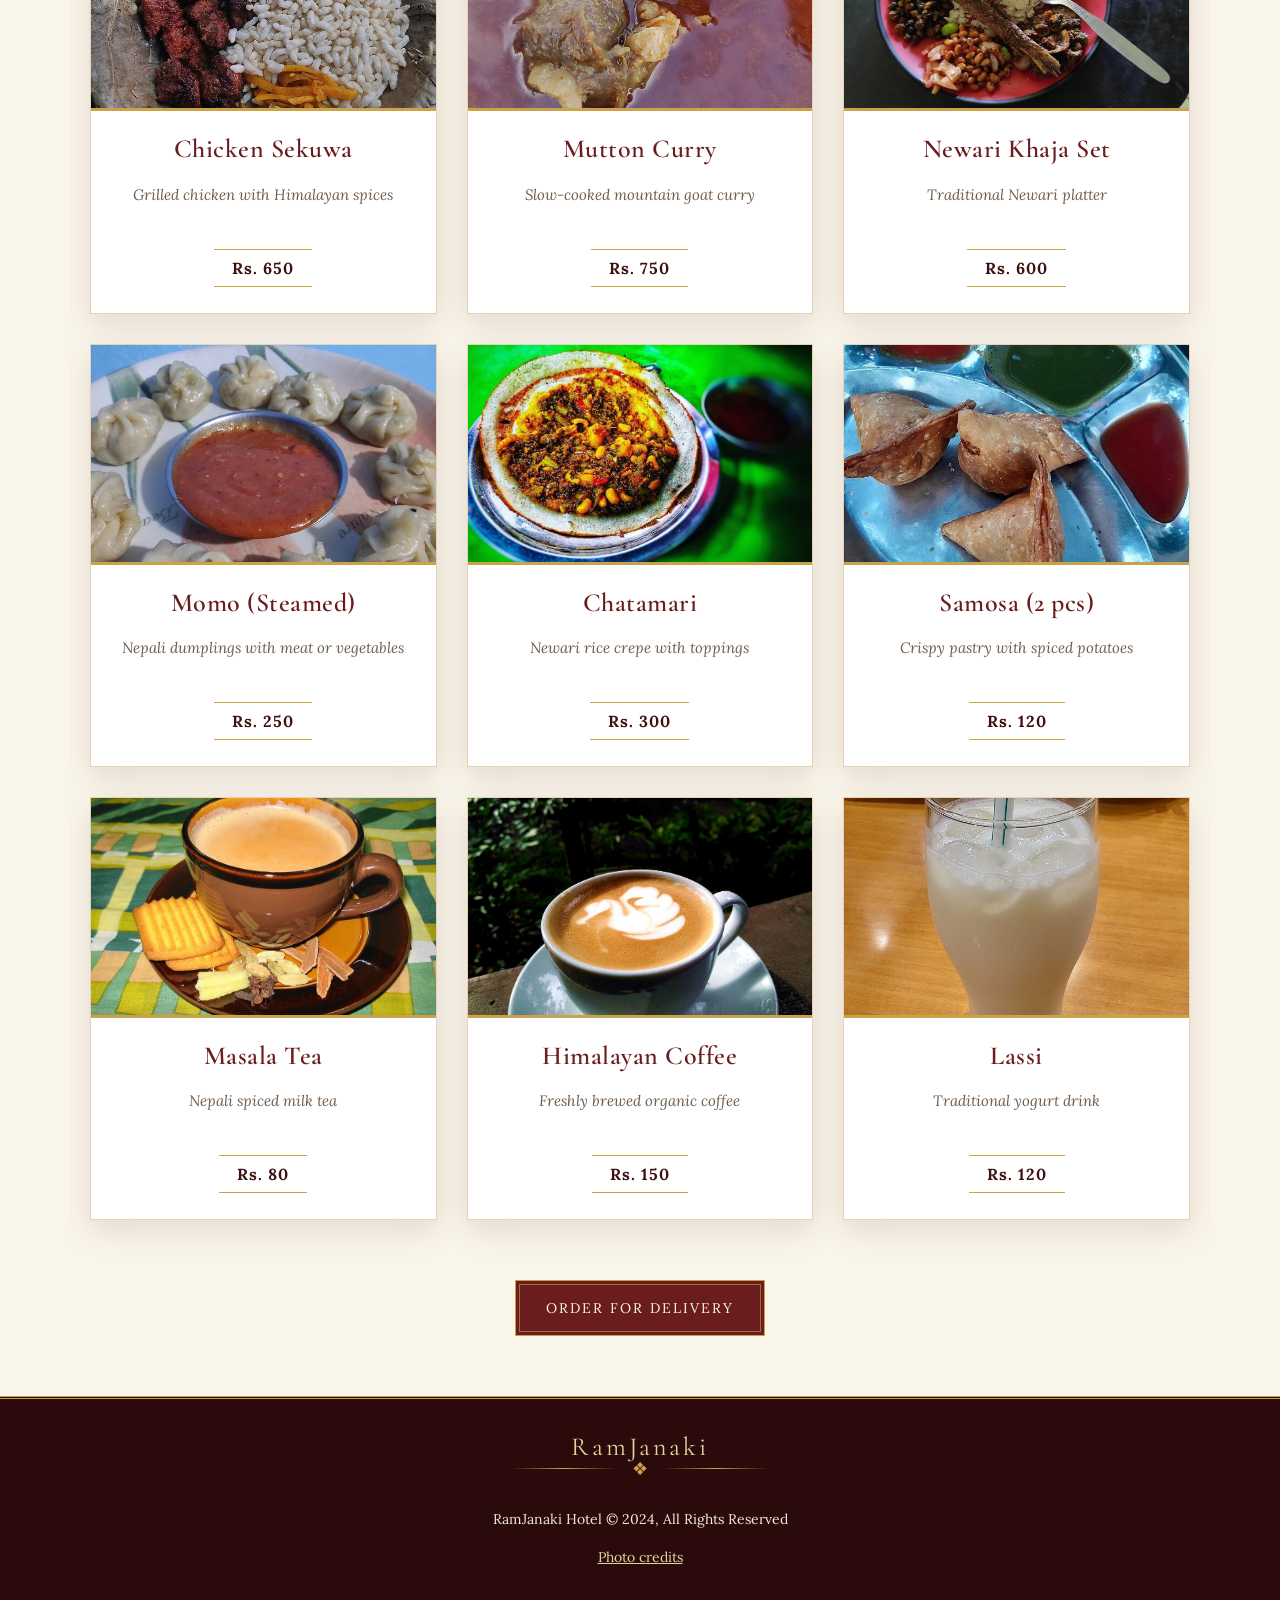
<file: menu.html>
<!DOCTYPE html>
<html lang="en">
<head>
  <meta charset="UTF-8">
  <meta name="viewport" content="width=device-width, initial-scale=1.0">
  <meta name="description" content="RamJanaki Hotel Restaurant Menu">
  <meta name="keywords" content="hotel menu,janakpur restaurant,nepali food">
  <link rel="icon" type="image/svg+xml" href="img/logo.svg">
  <link rel="stylesheet" href="https://use.fontawesome.com/releases/v5.6.1/css/all.css" integrity="sha384-gfdkjb5BdAXd+lj+gudLWI+BXq4IuLW5IT+brZEZsLFm++aCMlF1V92rMkPaX4PP" crossorigin="anonymous">
  <link rel="preconnect" href="https://fonts.googleapis.com">
  <link rel="preconnect" href="https://fonts.gstatic.com" crossorigin>
  <link rel="stylesheet" href="https://fonts.googleapis.com/css2?family=Cormorant+Garamond:ital,wght@0,500;0,600;1,500&family=Lora:ital,wght@0,400;0,600;1,400&family=Noto+Serif+Devanagari:wght@400;600&display=swap">
  <link rel="stylesheet" href="css/style.css">
  <title>RamJanaki Hotel | Menu</title>
</head>
<body>
  <header>
    <nav id="navbar">
      <div class="container">
        <h1 class="logo">
          <a href="index.html">
            <img src="img/logo.svg" alt="RamJanaki Logo" class="logo-img">
            <span>RamJanaki</span>
          </a>
        </h1>
        <ul>
          <li><a href="index.html" data-en="Home" data-np="गृहपृष्ठ">Home</a></li>
          <li><a href="about.html" data-en="About" data-np="हाम्रोबारे">About</a></li>
          <li><a class="current" href="menu.html" data-en="Menu" data-np="मेनु">Menu</a></li>
          <li><a href="rooms.html" data-en="Rooms" data-np="कोठा">Rooms</a></li>
          <li><a href="facilities.html" data-en="Facilities" data-np="सुविधा">Facilities</a></li>
          <li><a href="delivery.html" data-en="Delivery" data-np="डेलिभरी">Delivery</a></li>
          <li><a href="contact.html" data-en="Contact" data-np="सम्पर्क">Contact</a></li>
          <li><button class="lang-btn" onclick="toggleLanguage()"><i class="fas fa-globe"></i> <span id="lang-label">नेपाली</span></button></li>
        </ul>
      </div>
    </nav>
  </header>

  <div class="page-banner banner-menu">
    <div>
      <span class="eyebrow" data-en="Restaurant" data-np="रेस्टुरेन्ट">Restaurant</span>
      <h1><span class="text-primary" data-en="Our" data-np="हाम्रो">Our</span> <span data-en="Menu" data-np="मेनु">Menu</span></h1>
      <p data-en="Authentic Nepali & Mithila cuisine, freshly prepared daily" data-np="प्रामाणिक नेपाली र मैथिली व्यञ्जन, दैनिक ताजा">Authentic Nepali & Mithila cuisine, freshly prepared daily</p>
    </div>
  </div>

  <section class="py-3 bg-light">
    <div class="container">
      <div class="menu-filter">
        <button class="filter-btn active" data-category="all" data-en="All" data-np="सबै">All</button>
        <button class="filter-btn" data-category="breakfast" data-en="Breakfast" data-np="बिहानको खाना">Breakfast</button>
        <button class="filter-btn" data-category="lunch" data-en="Lunch" data-np="दिउँसोको खाना">Lunch</button>
        <button class="filter-btn" data-category="dinner" data-en="Dinner" data-np="बेलुकाको खाना">Dinner</button>
        <button class="filter-btn" data-category="snacks" data-en="Snacks" data-np="खाजा">Snacks</button>
        <button class="filter-btn" data-category="beverages" data-en="Beverages" data-np="पेय पदार्थ">Beverages</button>
      </div>

      <div class="menu-grid">
        <div class="menu-item" data-category="breakfast">
          <div class="menu-img"><img src="img/menu/sel-roti.jpg" alt="Sel Roti" loading="lazy"></div>
          <div class="menu-body">
            <h3 data-en="Sel Roti" data-np="सेल रोटी">Sel Roti</h3>
            <p data-en="Traditional Nepali ring-shaped rice bread" data-np="परम्परागत नेपाली चामलको रोटी">Traditional Nepali ring-shaped rice bread</p>
            <span class="price">Rs. 150</span>
          </div>
        </div>
        <div class="menu-item" data-category="breakfast">
          <div class="menu-img"><img src="img/menu/aloo-tama.jpg" alt="Aloo Tama" loading="lazy"></div>
          <div class="menu-body">
            <h3 data-en="Aloo Tama" data-np="आलु टामा">Aloo Tama</h3>
            <p data-en="Potato and bamboo shoot curry" data-np="आलु र तामाको तरकारी">Potato and bamboo shoot curry</p>
            <span class="price">Rs. 250</span>
          </div>
        </div>
        <div class="menu-item" data-category="breakfast">
          <div class="menu-img"><img src="img/menu/chiura.jpg" alt="Chiura" loading="lazy"></div>
          <div class="menu-body">
            <h3 data-en="Chiura" data-np="चिउरा">Chiura</h3>
            <p data-en="Flattened rice with yogurt and curry" data-np="दही र तरकारीसँग चिउरा">Flattened rice with yogurt and curry</p>
            <span class="price">Rs. 180</span>
          </div>
        </div>

        <div class="menu-item" data-category="lunch">
          <div class="menu-img"><img src="img/menu/dal-bhat.jpg" alt="Dal Bhat Tarkari" loading="lazy"></div>
          <div class="menu-body">
            <h3 data-en="Dal Bhat Tarkari" data-np="दाल भात तरकारी">Dal Bhat Tarkari</h3>
            <p data-en="Classic Nepali meal with rice, lentils, curry" data-np="भात, दाल, तरकारी सहितको परम्परागत खाना">Classic Nepali meal with rice, lentils, curry</p>
            <span class="price">Rs. 400</span>
          </div>
        </div>
        <div class="menu-item" data-category="lunch">
          <div class="menu-img"><img src="img/menu/fish-curry.jpg" alt="Mithila Fish Curry" loading="lazy"></div>
          <div class="menu-body">
            <h3 data-en="Mithila Fish Curry" data-np="मैथिली माछा करी">Mithila Fish Curry</h3>
            <p data-en="Traditional Mithila-style fish" data-np="परम्परागत मैथिली शैलीको माछा">Traditional Mithila-style fish</p>
            <span class="price">Rs. 550</span>
          </div>
        </div>
        <div class="menu-item" data-category="lunch">
          <div class="menu-img"><img src="img/menu/veg-thali.jpg" alt="Veg Thali" loading="lazy"></div>
          <div class="menu-body">
            <h3 data-en="Veg Thali" data-np="भेज थाली">Veg Thali</h3>
            <p data-en="Assorted vegetarian dishes on a platter" data-np="थालीमा विभिन्न शाकाहारी परिकार">Assorted vegetarian dishes on a platter</p>
            <span class="price">Rs. 350</span>
          </div>
        </div>

        <div class="menu-item" data-category="dinner">
          <div class="menu-img"><img src="img/menu/sekuwa.jpg" alt="Chicken Sekuwa" loading="lazy"></div>
          <div class="menu-body">
            <h3 data-en="Chicken Sekuwa" data-np="चिकन सेकुवा">Chicken Sekuwa</h3>
            <p data-en="Grilled chicken with Himalayan spices" data-np="हिमाली मसलासहित ग्रिल गरिएको कुखुरा">Grilled chicken with Himalayan spices</p>
            <span class="price">Rs. 650</span>
          </div>
        </div>
        <div class="menu-item" data-category="dinner">
          <div class="menu-img"><img src="img/menu/mutton-curry.jpg" alt="Mutton Curry" loading="lazy"></div>
          <div class="menu-body">
            <h3 data-en="Mutton Curry" data-np="खसीको मासु">Mutton Curry</h3>
            <p data-en="Slow-cooked mountain goat curry" data-np="ढिलो पकाइएको पहाडी खसीको तरकारी">Slow-cooked mountain goat curry</p>
            <span class="price">Rs. 750</span>
          </div>
        </div>
        <div class="menu-item" data-category="dinner">
          <div class="menu-img"><img src="img/menu/khaja-set.jpg" alt="Newari Khaja Set" loading="lazy"></div>
          <div class="menu-body">
            <h3 data-en="Newari Khaja Set" data-np="नेवारी खाजा सेट">Newari Khaja Set</h3>
            <p data-en="Traditional Newari platter" data-np="परम्परागत नेवारी थाली">Traditional Newari platter</p>
            <span class="price">Rs. 600</span>
          </div>
        </div>

        <div class="menu-item" data-category="snacks">
          <div class="menu-img"><img src="img/menu/momo.jpg" alt="Momo (Steamed)" loading="lazy"></div>
          <div class="menu-body">
            <h3 data-en="Momo (Steamed)" data-np="मः मः">Momo (Steamed)</h3>
            <p data-en="Nepali dumplings with meat or vegetables" data-np="मासु वा तरकारीको मः मः">Nepali dumplings with meat or vegetables</p>
            <span class="price">Rs. 250</span>
          </div>
        </div>
        <div class="menu-item" data-category="snacks">
          <div class="menu-img"><img src="img/menu/chatamari.jpg" alt="Chatamari" loading="lazy"></div>
          <div class="menu-body">
            <h3 data-en="Chatamari" data-np="चटामरी">Chatamari</h3>
            <p data-en="Newari rice crepe with toppings" data-np="टपिङसहितको नेवारी पिट्ठा">Newari rice crepe with toppings</p>
            <span class="price">Rs. 300</span>
          </div>
        </div>
        <div class="menu-item" data-category="snacks">
          <div class="menu-img"><img src="img/menu/samosa.jpg" alt="Samosa (2 pcs)" loading="lazy"></div>
          <div class="menu-body">
            <h3 data-en="Samosa (2 pcs)" data-np="समोसा (२ पिस)">Samosa (2 pcs)</h3>
            <p data-en="Crispy pastry with spiced potatoes" data-np="मसलायुक्त आलुको समोसा">Crispy pastry with spiced potatoes</p>
            <span class="price">Rs. 120</span>
          </div>
        </div>

        <div class="menu-item" data-category="beverages">
          <div class="menu-img"><img src="img/menu/masala-tea.jpg" alt="Masala Tea" loading="lazy"></div>
          <div class="menu-body">
            <h3 data-en="Masala Tea" data-np="मसला चिया">Masala Tea</h3>
            <p data-en="Nepali spiced milk tea" data-np="नेपाली मसलायुक्त चिया">Nepali spiced milk tea</p>
            <span class="price">Rs. 80</span>
          </div>
        </div>
        <div class="menu-item" data-category="beverages">
          <div class="menu-img"><img src="img/menu/coffee.jpg" alt="Himalayan Coffee" loading="lazy"></div>
          <div class="menu-body">
            <h3 data-en="Himalayan Coffee" data-np="हिमाली कफी">Himalayan Coffee</h3>
            <p data-en="Freshly brewed organic coffee" data-np="ताजा बनाइएको जैविक कफी">Freshly brewed organic coffee</p>
            <span class="price">Rs. 150</span>
          </div>
        </div>
        <div class="menu-item" data-category="beverages">
          <div class="menu-img"><img src="img/menu/lassi.jpg" alt="Lassi" loading="lazy"></div>
          <div class="menu-body">
            <h3 data-en="Lassi" data-np="लस्सी">Lassi</h3>
            <p data-en="Traditional yogurt drink" data-np="परम्परागत दहीको पेय">Traditional yogurt drink</p>
            <span class="price">Rs. 120</span>
          </div>
        </div>
      </div>

      <div class="menu-cta">
        <a href="delivery.html" class="btn" data-en="Order for Delivery" data-np="डेलिभरीको लागि अर्डर गर्नुहोस्">Order for Delivery</a>
      </div>
    </div>
  </section>

  <footer id="main-footer">
    <p class="footer-brand">RamJanaki</p>
    <div class="ornament">❖</div>
    <p data-en="RamJanaki Hotel © 2024, All Rights Reserved" data-np="रामजानकी होटल © २०२४, सर्वाधिकार सुरक्षित">RamJanaki Hotel &copy; 2024, All Rights Reserved</p>
    <p><a href="credits.html" data-en="Photo credits" data-np="फोटो श्रेय">Photo credits</a></p>
  </footer>

  <script src="js/language.js"></script>
  <script>
    document.querySelectorAll('.filter-btn').forEach(btn => {
      btn.addEventListener('click', () => {
        document.querySelectorAll('.filter-btn').forEach(b => b.classList.remove('active'));
        btn.classList.add('active');
        const cat = btn.getAttribute('data-category');
        document.querySelectorAll('.menu-item').forEach(item => {
          item.style.display = (cat === 'all' || item.getAttribute('data-category') === cat) ? 'block' : 'none';
        });
      });
    });
  </script>
</body>
</html>
</file>
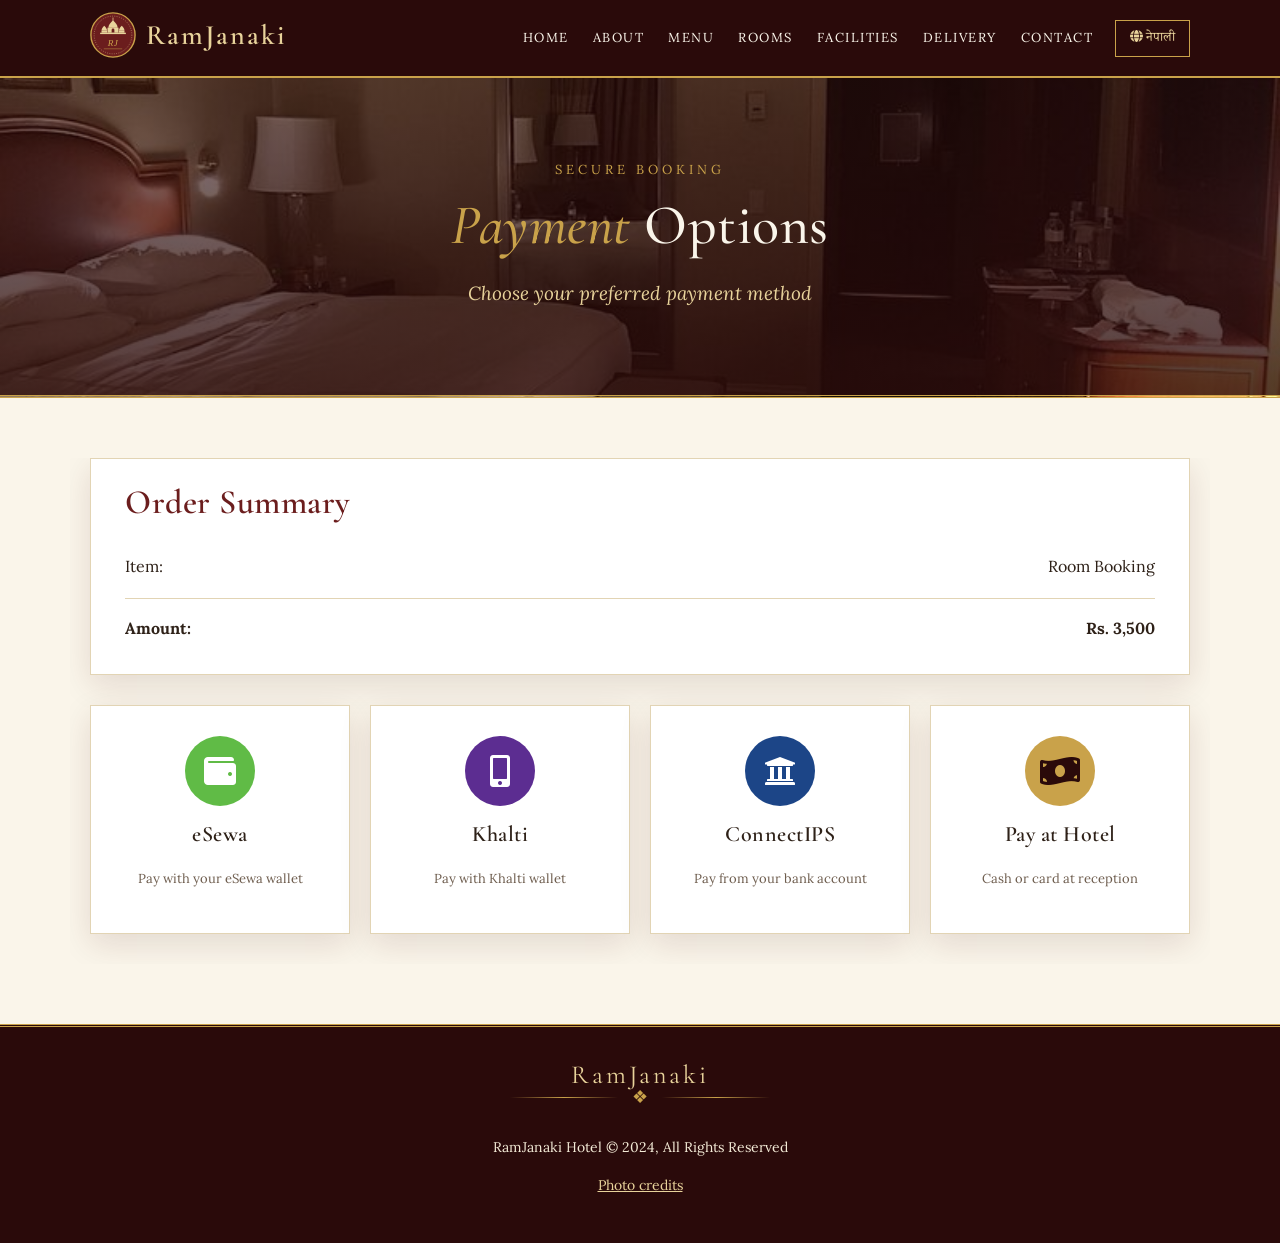
<file: payment.html>
<!DOCTYPE html>
<html lang="en">
<head>
  <meta charset="UTF-8">
  <meta name="viewport" content="width=device-width, initial-scale=1.0">
  <meta name="description" content="RamJanaki Hotel Payment - eSewa, Khalti, ConnectIPS">
  <meta name="keywords" content="esewa,khalti,connectips,payment nepal">
  <link rel="icon" type="image/svg+xml" href="img/logo.svg">
  <link rel="stylesheet" href="https://use.fontawesome.com/releases/v5.6.1/css/all.css" integrity="sha384-gfdkjb5BdAXd+lj+gudLWI+BXq4IuLW5IT+brZEZsLFm++aCMlF1V92rMkPaX4PP" crossorigin="anonymous">
  <link rel="preconnect" href="https://fonts.googleapis.com">
  <link rel="preconnect" href="https://fonts.gstatic.com" crossorigin>
  <link rel="stylesheet" href="https://fonts.googleapis.com/css2?family=Cormorant+Garamond:ital,wght@0,500;0,600;1,500&family=Lora:ital,wght@0,400;0,600;1,400&family=Noto+Serif+Devanagari:wght@400;600&display=swap">
  <link rel="stylesheet" href="css/style.css">
  <title>RamJanaki Hotel | Payment</title>
</head>
<body>
  <header>
    <nav id="navbar">
      <div class="container">
        <h1 class="logo">
          <a href="index.html">
            <img src="img/logo.svg" alt="RamJanaki Logo" class="logo-img">
            <span>RamJanaki</span>
          </a>
        </h1>
        <ul>
          <li><a href="index.html" data-en="Home" data-np="गृहपृष्ठ">Home</a></li>
          <li><a href="about.html" data-en="About" data-np="हाम्रोबारे">About</a></li>
          <li><a href="menu.html" data-en="Menu" data-np="मेनु">Menu</a></li>
          <li><a href="rooms.html" data-en="Rooms" data-np="कोठा">Rooms</a></li>
          <li><a href="facilities.html" data-en="Facilities" data-np="सुविधा">Facilities</a></li>
          <li><a href="delivery.html" data-en="Delivery" data-np="डेलिभरी">Delivery</a></li>
          <li><a href="contact.html" data-en="Contact" data-np="सम्पर्क">Contact</a></li>
          <li><button class="lang-btn" onclick="toggleLanguage()"><i class="fas fa-globe"></i> <span id="lang-label">नेपाली</span></button></li>
        </ul>
      </div>
    </nav>
  </header>

  <div class="page-banner banner-payment">
    <div>
      <span class="eyebrow" data-en="Secure Booking" data-np="सुरक्षित बुकिङ">Secure Booking</span>
      <h1><span class="text-primary" data-en="Payment" data-np="भुक्तानी">Payment</span> <span data-en="Options" data-np="विकल्पहरू">Options</span></h1>
      <p data-en="Choose your preferred payment method" data-np="आफ्नो मनपर्ने भुक्तानी विधि छान्नुहोस्">Choose your preferred payment method</p>
    </div>
  </div>

  <section class="py-3 bg-light">
    <div class="container">

      <div class="payment-summary">
        <h2 data-en="Order Summary" data-np="अर्डर सारांश">Order Summary</h2>
        <div class="summary-row">
          <span data-en="Item:" data-np="सामान:">Item:</span>
          <span id="summaryItem">Room Booking</span>
        </div>
        <div class="summary-row">
          <span data-en="Amount:" data-np="रकम:">Amount:</span>
          <span id="summaryAmount">Rs. 3,500</span>
        </div>
      </div>

      <div class="payment-grid">
        <div class="payment-card" onclick="selectPayment('esewa')">
          <div class="payment-logo esewa-logo"><i class="fas fa-wallet fa-3x"></i></div>
          <h3>eSewa</h3>
          <p data-en="Pay with your eSewa wallet" data-np="इसेवा वालेटबाट भुक्तानी">Pay with your eSewa wallet</p>
        </div>
        <div class="payment-card" onclick="selectPayment('khalti')">
          <div class="payment-logo khalti-logo"><i class="fas fa-mobile-alt fa-3x"></i></div>
          <h3>Khalti</h3>
          <p data-en="Pay with Khalti wallet" data-np="खल्ती वालेटबाट भुक्तानी">Pay with Khalti wallet</p>
        </div>
        <div class="payment-card" onclick="selectPayment('connectips')">
          <div class="payment-logo connectips-logo"><i class="fas fa-university fa-3x"></i></div>
          <h3>ConnectIPS</h3>
          <p data-en="Pay from your bank account" data-np="बैंक खाताबाट भुक्तानी">Pay from your bank account</p>
        </div>
        <div class="payment-card" onclick="selectPayment('cash')">
          <div class="payment-logo cash-logo"><i class="fas fa-money-bill-wave fa-3x"></i></div>
          <h3 data-en="Pay at Hotel" data-np="होटलमा भुक्तानी">Pay at Hotel</h3>
          <p data-en="Cash or card at reception" data-np="रिसेप्सनमा नगद वा कार्ड">Cash or card at reception</p>
        </div>
      </div>

      <div id="payment-demo" class="payment-demo" style="display:none;">
        <h3 data-en="Demo Mode" data-np="डेमो मोड">Demo Mode</h3>
        <p id="demo-message"></p>
        <div class="demo-note">
          <strong data-en="Note:" data-np="नोट:">Note:</strong>
          <span data-en="This is a demonstration. Real payment requires a backend server with merchant accounts at eSewa, Khalti, and ConnectIPS." data-np="यो प्रदर्शन हो। वास्तविक भुक्तानीको लागि ब्याकएन्ड सर्भर र मर्चेन्ट खाता चाहिन्छ।">This is a demonstration. Real payment requires a backend server with merchant accounts at eSewa, Khalti, and ConnectIPS.</span>
        </div>
        <button class="btn" onclick="confirmDemoPayment()" data-en="Confirm (Demo)" data-np="पुष्टि गर्नुहोस् (डेमो)">Confirm (Demo)</button>
      </div>

      <div id="payment-success" class="payment-success" style="display:none;">
        <i class="fas fa-check-circle fa-4x"></i>
        <h2 data-en="Booking Confirmed!" data-np="बुकिङ पुष्टि भयो!">Booking Confirmed!</h2>
        <p data-en="Thank you for choosing RamJanaki Hotel." data-np="रामजानकी होटल रोज्नुभएकोमा धन्यवाद।">Thank you for choosing RamJanaki Hotel.</p>
        <a href="index.html" class="btn" data-en="Back to Home" data-np="गृहपृष्ठमा फर्कनुहोस्">Back to Home</a>
      </div>
    </div>
  </section>

  <footer id="main-footer">
    <p class="footer-brand">RamJanaki</p>
    <div class="ornament">❖</div>
    <p data-en="RamJanaki Hotel © 2024, All Rights Reserved" data-np="रामजानकी होटल © २०२४, सर्वाधिकार सुरक्षित">RamJanaki Hotel &copy; 2024, All Rights Reserved</p>
    <p><a href="credits.html" data-en="Photo credits" data-np="फोटो श्रेय">Photo credits</a></p>
  </footer>

  <script src="js/language.js"></script>
  <script>
    const params = new URLSearchParams(window.location.search);
    const room = params.get('room');
    const price = params.get('price');
    const type = params.get('type');
    const method = params.get('method');

    if (room && price) {
      document.getElementById('summaryItem').textContent = room.charAt(0).toUpperCase() + room.slice(1) + ' Room';
      document.getElementById('summaryAmount').textContent = 'Rs. ' + Number(price).toLocaleString();
    }
    if (type === 'delivery') {
      document.getElementById('summaryItem').textContent = 'Food Delivery Order';
    }

    function selectPayment(provider) {
      const demoBox = document.getElementById('payment-demo');
      const message = document.getElementById('demo-message');
      demoBox.style.display = 'block';

      const messages = {
        'esewa': '✅ You selected <strong>eSewa</strong>. In production, you would be redirected to eSewa\'s secure page.',
        'khalti': '✅ You selected <strong>Khalti</strong>. In production, you would be redirected to Khalti\'s payment page.',
        'connectips': '✅ You selected <strong>ConnectIPS</strong>. In production, you would be redirected to your bank\'s login page.',
        'cash': '✅ You selected <strong>Pay at Hotel</strong>. Please pay at reception during check-in.'
      };
      message.innerHTML = messages[provider] || '';
      demoBox.scrollIntoView({ behavior: 'smooth', block: 'center' });
    }

    function confirmDemoPayment() {
      document.getElementById('payment-demo').style.display = 'none';
      document.getElementById('payment-success').style.display = 'block';
      document.getElementById('payment-success').scrollIntoView({ behavior: 'smooth', block: 'center' });
    }
  </script>
</body>
</html>
</file>
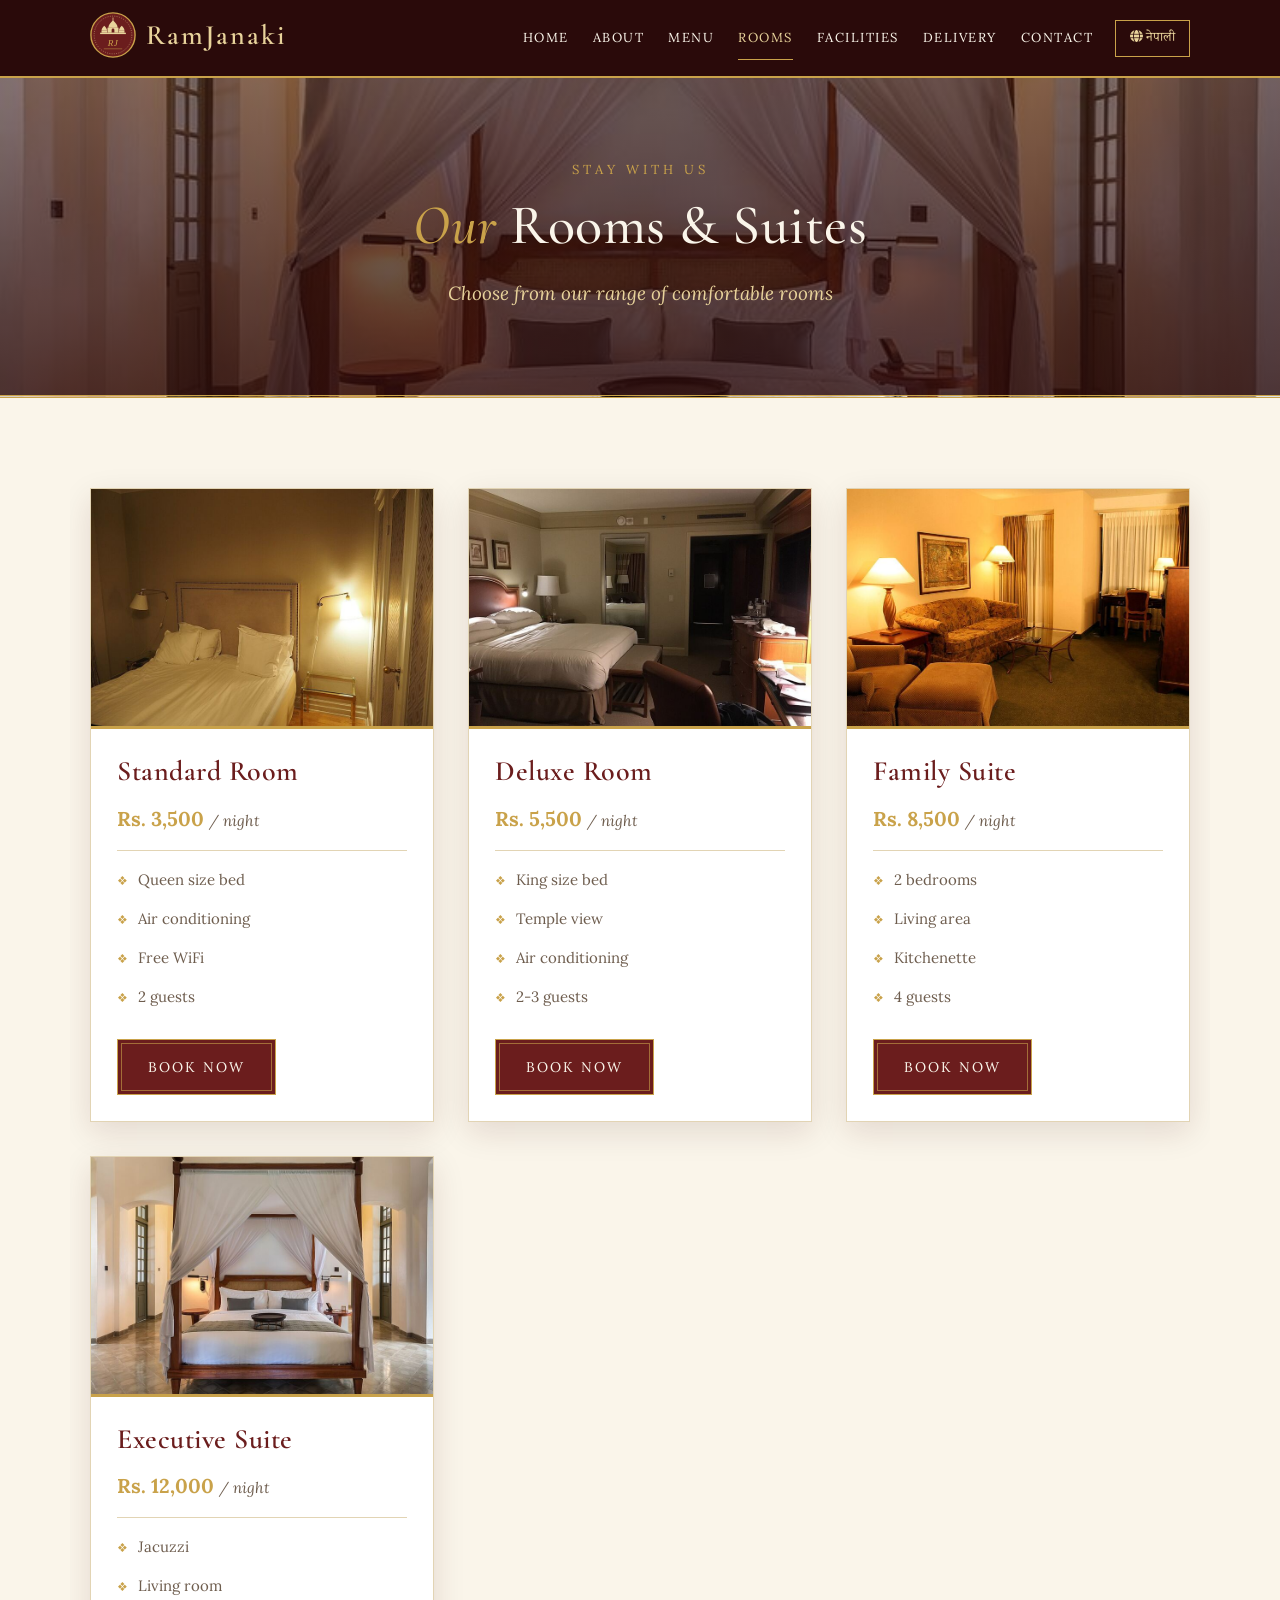
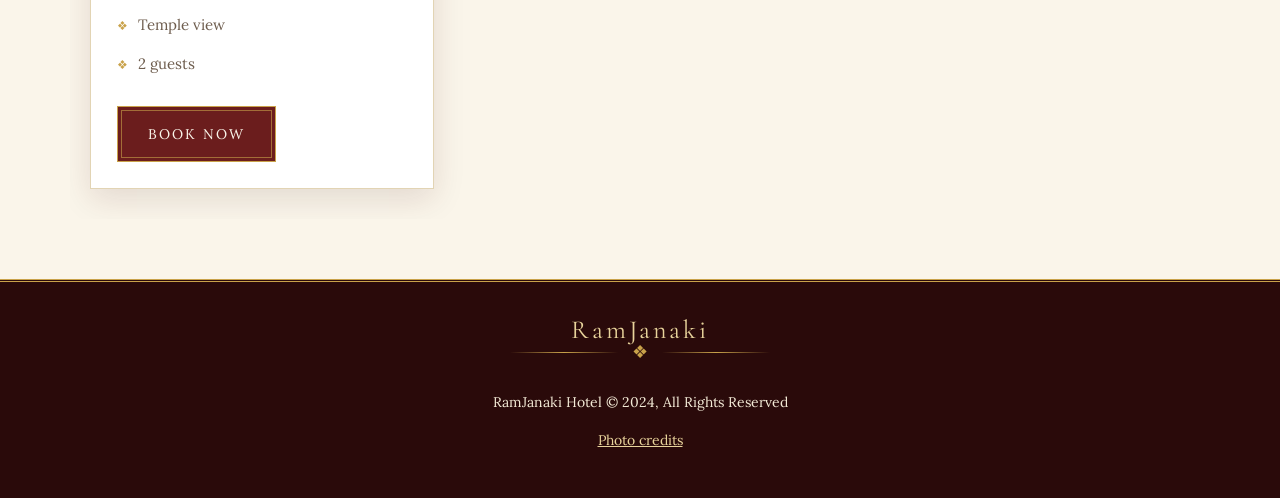
<file: rooms.html>
<!DOCTYPE html>
<html lang="en">
<head>
  <meta charset="UTF-8">
  <meta name="viewport" content="width=device-width, initial-scale=1.0">
  <meta name="description" content="RamJanaki Hotel Rooms - Book your stay in Janakpur">
  <meta name="keywords" content="hotel rooms,janakpur accommodation">
  <link rel="icon" type="image/svg+xml" href="img/logo.svg">
  <link rel="stylesheet" href="https://use.fontawesome.com/releases/v5.6.1/css/all.css" integrity="sha384-gfdkjb5BdAXd+lj+gudLWI+BXq4IuLW5IT+brZEZsLFm++aCMlF1V92rMkPaX4PP" crossorigin="anonymous">
  <link rel="preconnect" href="https://fonts.googleapis.com">
  <link rel="preconnect" href="https://fonts.gstatic.com" crossorigin>
  <link rel="stylesheet" href="https://fonts.googleapis.com/css2?family=Cormorant+Garamond:ital,wght@0,500;0,600;1,500&family=Lora:ital,wght@0,400;0,600;1,400&family=Noto+Serif+Devanagari:wght@400;600&display=swap">
  <link rel="stylesheet" href="css/style.css">
  <title>RamJanaki Hotel | Rooms</title>
</head>
<body>
  <header>
    <nav id="navbar">
      <div class="container">
        <h1 class="logo">
          <a href="index.html">
            <img src="img/logo.svg" alt="RamJanaki Logo" class="logo-img">
            <span>RamJanaki</span>
          </a>
        </h1>
        <ul>
          <li><a href="index.html" data-en="Home" data-np="गृहपृष्ठ">Home</a></li>
          <li><a href="about.html" data-en="About" data-np="हाम्रोबारे">About</a></li>
          <li><a href="menu.html" data-en="Menu" data-np="मेनु">Menu</a></li>
          <li><a class="current" href="rooms.html" data-en="Rooms" data-np="कोठा">Rooms</a></li>
          <li><a href="facilities.html" data-en="Facilities" data-np="सुविधा">Facilities</a></li>
          <li><a href="delivery.html" data-en="Delivery" data-np="डेलिभरी">Delivery</a></li>
          <li><a href="contact.html" data-en="Contact" data-np="सम्पर्क">Contact</a></li>
          <li><button class="lang-btn" onclick="toggleLanguage()"><i class="fas fa-globe"></i> <span id="lang-label">नेपाली</span></button></li>
        </ul>
      </div>
    </nav>
  </header>

  <div class="page-banner banner-rooms">
    <div>
      <span class="eyebrow" data-en="Stay With Us" data-np="हामीसँग बस्नुहोस्">Stay With Us</span>
      <h1><span class="text-primary" data-en="Our" data-np="हाम्रा">Our</span> <span data-en="Rooms & Suites" data-np="कोठा र सुइटहरू">Rooms & Suites</span></h1>
      <p data-en="Choose from our range of comfortable rooms" data-np="हाम्रा आरामदायक कोठाहरूबाट छान्नुहोस्">Choose from our range of comfortable rooms</p>
    </div>
  </div>

  <section class="py-3 bg-light">
    <div class="container">

      <div class="rooms-grid">
        <div class="room-card">
          <div class="room-img room-img-standard"></div>
          <div class="room-info">
            <h3 data-en="Standard Room" data-np="स्ट्यान्डर्ड कोठा">Standard Room</h3>
            <p class="room-price">Rs. 3,500 <span data-en="/ night" data-np="/ रात">/ night</span></p>
            <ul>
              <li data-en="Queen size bed" data-np="क्वीन साइज बेड">Queen size bed</li>
              <li data-en="Air conditioning" data-np="एयर कन्डिसनिङ">Air conditioning</li>
              <li data-en="Free WiFi" data-np="निःशुल्क वाइफाइ">Free WiFi</li>
              <li data-en="2 guests" data-np="२ जना">2 guests</li>
            </ul>
            <a href="payment.html?room=standard&price=3500" class="btn" data-en="Book Now" data-np="अहिले बुक गर्नुहोस्">Book Now</a>
          </div>
        </div>
        <div class="room-card">
          <div class="room-img room-img-deluxe"></div>
          <div class="room-info">
            <h3 data-en="Deluxe Room" data-np="डिलक्स कोठा">Deluxe Room</h3>
            <p class="room-price">Rs. 5,500 <span data-en="/ night" data-np="/ रात">/ night</span></p>
            <ul>
              <li data-en="King size bed" data-np="किंग साइज बेड">King size bed</li>
              <li data-en="Temple view" data-np="मन्दिरको दृश्य">Temple view</li>
              <li data-en="Air conditioning" data-np="एयर कन्डिसनिङ">Air conditioning</li>
              <li data-en="2-3 guests" data-np="२-३ जना">2-3 guests</li>
            </ul>
            <a href="payment.html?room=deluxe&price=5500" class="btn" data-en="Book Now" data-np="अहिले बुक गर्नुहोस्">Book Now</a>
          </div>
        </div>
        <div class="room-card">
          <div class="room-img room-img-family"></div>
          <div class="room-info">
            <h3 data-en="Family Suite" data-np="पारिवारिक सुइट">Family Suite</h3>
            <p class="room-price">Rs. 8,500 <span data-en="/ night" data-np="/ रात">/ night</span></p>
            <ul>
              <li data-en="2 bedrooms" data-np="२ बेडरूम">2 bedrooms</li>
              <li data-en="Living area" data-np="बैठक क्षेत्र">Living area</li>
              <li data-en="Kitchenette" data-np="सानो भान्सा">Kitchenette</li>
              <li data-en="4 guests" data-np="४ जना">4 guests</li>
            </ul>
            <a href="payment.html?room=family&price=8500" class="btn" data-en="Book Now" data-np="अहिले बुक गर्नुहोस्">Book Now</a>
          </div>
        </div>
        <div class="room-card">
          <div class="room-img room-img-executive"></div>
          <div class="room-info">
            <h3 data-en="Executive Suite" data-np="कार्यकारी सुइट">Executive Suite</h3>
            <p class="room-price">Rs. 12,000 <span data-en="/ night" data-np="/ रात">/ night</span></p>
            <ul>
              <li data-en="Jacuzzi" data-np="जकुजी">Jacuzzi</li>
              <li data-en="Living room" data-np="बैठक कोठा">Living room</li>
              <li data-en="Temple view" data-np="मन्दिरको दृश्य">Temple view</li>
              <li data-en="2 guests" data-np="२ जना">2 guests</li>
            </ul>
            <a href="payment.html?room=executive&price=12000" class="btn" data-en="Book Now" data-np="अहिले बुक गर्नुहोस्">Book Now</a>
          </div>
        </div>
      </div>
    </div>
  </section>

  <footer id="main-footer">
    <p class="footer-brand">RamJanaki</p>
    <div class="ornament">❖</div>
    <p data-en="RamJanaki Hotel © 2024, All Rights Reserved" data-np="रामजानकी होटल © २०२४, सर्वाधिकार सुरक्षित">RamJanaki Hotel &copy; 2024, All Rights Reserved</p>
    <p><a href="credits.html" data-en="Photo credits" data-np="फोटो श्रेय">Photo credits</a></p>
  </footer>

  <script src="js/language.js"></script>
</body>
</html>
</file>
<file: css/style.css>
/* ==========================================================
   RamJanaki Hotel — Classic theme
   Maroon, antique gold and cream with serif typography
   ========================================================== */

:root {
  --maroon: #6b1d1d;
  --maroon-dark: #3e1010;
  --maroon-deep: #2a0a0a;
  --gold: #c9a24a;
  --gold-light: #e8d39b;
  --cream: #faf5ea;
  --parchment: #f3ead6;
  --ink: #2e2118;
  --muted: #6e5d4e;
  --line: #e2d4b4;
  --serif-display: 'Cormorant Garamond', 'Noto Serif Devanagari', Georgia, serif;
  --serif-body: 'Lora', 'Noto Serif Devanagari', Georgia, 'Times New Roman', serif;
  --shadow: 0 10px 30px rgba(62, 16, 16, 0.12);
}

/* Reset */
* { margin: 0; padding: 0; box-sizing: border-box; }

/* Main */
html, body {
  font-family: var(--serif-body);
  line-height: 1.75em;
  color: var(--ink);
  background: var(--cream);
}
img { max-width: 100%; display: block; }
a { color: var(--maroon); text-decoration: none; }
h1, h2, h3 {
  font-family: var(--serif-display);
  font-weight: 600;
  line-height: 1.2em;
  padding-bottom: 20px;
  letter-spacing: 0.5px;
}
h2 { font-size: 34px; }
h3 { font-size: 24px; }
p { margin: 10px 0; }

/* Utility */
.container { margin: auto; max-width: 1140px; overflow: auto; padding: 0 20px; }
.text-primary { color: var(--gold); font-style: italic; }
.text-center { text-align: center; }
.lead { font-size: 21px; font-style: italic; }
.clr { clear: both; }
.l-heading { font-size: 46px; }
.btn {
  display: inline-block; font-family: var(--serif-body);
  font-size: 14px; letter-spacing: 2px; text-transform: uppercase;
  color: var(--cream); background: var(--maroon);
  padding: 13px 30px; border: 1px solid var(--gold); cursor: pointer;
  border-radius: 0; transition: all 0.3s ease;
  box-shadow: inset 0 0 0 3px var(--maroon), inset 0 0 0 4px rgba(201, 162, 74, 0.6);
}
.btn:hover { background: var(--gold); color: var(--maroon-deep); box-shadow: inset 0 0 0 3px var(--gold), inset 0 0 0 4px var(--maroon); }
.btn-light { background: transparent; color: var(--gold-light); border-color: var(--gold-light); box-shadow: none; }
.btn-light:hover { background: var(--gold-light); color: var(--maroon-deep); box-shadow: none; }
.bg-dark { background: var(--maroon-dark); color: var(--cream); }
.bg-light { background: var(--cream); color: var(--ink); }
.bg-primary { background: var(--parchment); color: var(--ink); }
.py-1 { padding: 10px 0; }
.py-2 { padding: 20px 0; }
.py-3 { padding: 60px 0; }

/* Ornamental divider: ——— ❖ ——— */
.ornament {
  display: flex; align-items: center; justify-content: center; gap: 14px;
  color: var(--gold); margin: -6px auto 22px; max-width: 260px; font-size: 18px;
}
.ornament::before, .ornament::after {
  content: ""; flex: 1; height: 1px;
  background: linear-gradient(to right, transparent, var(--gold), transparent);
}
.eyebrow {
  display: block; font-family: var(--serif-body); font-size: 13px;
  letter-spacing: 4px; text-transform: uppercase; color: var(--gold);
  padding-bottom: 8px;
}
.section-sub { color: var(--muted); font-style: italic; max-width: 640px; margin: 0 auto 10px; }

/* Navbar */
#navbar {
  background: var(--maroon-deep); color: var(--cream); overflow: auto;
  border-bottom: 2px solid var(--gold);
  position: sticky; top: 0; z-index: 50;
}
#navbar a { color: var(--cream); }
#navbar h1 { float: left; padding: 12px 0; }
#navbar .logo a { display: flex; align-items: center; gap: 10px; }
.logo-img { width: 46px; height: 46px; transition: transform 0.4s ease; }
.logo-img:hover { transform: rotate(15deg); }
#navbar .logo span {
  font-family: var(--serif-display); font-size: 28px; font-weight: 600;
  letter-spacing: 2px; color: var(--gold-light);
}
#navbar ul { list-style: none; float: right; display: flex; align-items: center; flex-wrap: wrap; }
#navbar ul li { display: inline-block; }
#navbar ul li a {
  display: block; padding: 24px 12px; text-align: center;
  font-size: 13px; letter-spacing: 1.5px; text-transform: uppercase;
  transition: color 0.3s ease; position: relative;
}
#navbar ul li a::after {
  content: ""; position: absolute; left: 50%; right: 50%; bottom: 16px;
  height: 1px; background: var(--gold); transition: all 0.3s ease;
}
#navbar ul li a:hover, #navbar ul li a.current { color: var(--gold-light); }
#navbar ul li a:hover::after, #navbar ul li a.current::after { left: 12px; right: 12px; }

/* Lang Button */
.lang-btn {
  background: transparent; color: var(--gold-light); border: 1px solid var(--gold);
  padding: 7px 14px; border-radius: 0; cursor: pointer; font-family: var(--serif-body);
  margin-left: 10px; transition: all 0.3s ease; font-size: 13px;
}
.lang-btn:hover { background: var(--gold); color: var(--maroon-deep); }

/* Showcase */
#showcase {
  background:
    linear-gradient(rgba(42, 10, 10, 0.55), rgba(42, 10, 10, 0.75)),
    url('../img/showcase.jpg') no-repeat center center/cover;
  min-height: 640px; display: flex; align-items: center;
}
#showcase .container { width: 100%; }
#showcase .showcase-content {
  color: var(--cream); text-align: center; padding: 80px 20px;
  max-width: 820px; margin: auto;
  border: 1px solid rgba(232, 211, 155, 0.5); outline: 1px solid rgba(232, 211, 155, 0.25);
  outline-offset: 8px; background: rgba(42, 10, 10, 0.25);
}
#showcase .showcase-content h1 { font-size: 72px; font-weight: 500; }
#showcase .showcase-content p { padding-bottom: 24px; max-width: 620px; margin: 10px auto; }
#showcase .ornament { color: var(--gold-light); }

/* Page banner (inner pages) */
.page-banner {
  position: relative; min-height: 320px; display: flex; align-items: center; justify-content: center;
  text-align: center; color: var(--cream);
  background-size: cover; background-position: center;
  border-bottom: 3px double var(--gold);
}
.page-banner::before {
  content: ""; position: absolute; inset: 0;
  background: linear-gradient(rgba(42, 10, 10, 0.55), rgba(42, 10, 10, 0.8));
}
.page-banner > * { position: relative; }
.page-banner h1 { font-size: 56px; font-weight: 500; padding-bottom: 10px; }
.page-banner p { font-style: italic; color: var(--gold-light); font-size: 19px; }
.banner-menu { background-image: url('../img/restaurant.jpg'); }
.banner-rooms { background-image: url('../img/rooms/executive.jpg'); }
.banner-facilities { background-image: url('../img/lobby.jpg'); }
.banner-delivery { background-image: url('../img/menu/khaja-set.jpg'); }
.banner-about { background-image: url('../img/temple-wide.jpg'); }
.banner-contact { background-image: url('../img/temple.jpg'); }
.banner-payment { background-image: url('../img/rooms/deluxe.jpg'); }

/* Home Info */
#home-info { min-height: 460px; display: flex; }
#home-info .info-img {
  width: 50%;
  background: url('../img/lobby.jpg') no-repeat center center/cover;
  min-height: 460px; border-right: 3px solid var(--gold);
}
#home-info .info-content {
  width: 50%; text-align: center; padding: 70px 50px;
  display: flex; flex-direction: column; justify-content: center; align-items: center;
}
#home-info .info-content p { padding-bottom: 24px; color: var(--parchment); }

/* Features */
#features { display: flex; }
.box { flex: 1; padding: 60px 40px; text-align: center; }
.box i { margin-bottom: 18px; color: var(--gold); }
.box h3 { padding-bottom: 10px; }
#features .bg-primary { background: var(--maroon); color: var(--cream); }
#features .bg-primary i { color: var(--gold-light); }
#features .bg-light { background: var(--parchment); }

/* Signature dishes (home) */
#signature { padding: 80px 0; background: var(--cream); }
.dish-row {
  display: grid; grid-template-columns: repeat(3, 1fr); gap: 30px; margin: 30px 0 40px;
}
.dish-card { text-align: center; }
.dish-card .frame { padding: 8px; border: 1px solid var(--gold); background: #fff; box-shadow: var(--shadow); }
.dish-card img { width: 100%; height: 260px; object-fit: cover; }
.dish-card h3 { padding: 18px 0 4px; font-size: 26px; }
.dish-card p { color: var(--muted); font-style: italic; margin: 0; }

/* About */
#about-info .container { display: flex; align-items: center; gap: 50px; }
#about-info .info-left { flex: 1.2; }
#about-info .info-right { flex: 1; }
#about-info .info-right img {
  width: 100%; height: 420px; object-fit: cover;
  border: 8px solid #fff; outline: 1px solid var(--gold); outline-offset: 6px;
  box-shadow: var(--shadow);
}
#about-info p { color: var(--muted); }

/* Testimonials */
#testimonials {
  background:
    linear-gradient(rgba(42, 10, 10, 0.85), rgba(42, 10, 10, 0.88)),
    url('../img/mithila.jpg') repeat center center/480px;
  padding: 90px 0;
}
#testimonials h2 { color: var(--gold-light); text-align: center; padding-bottom: 40px; }
#testimonials .testimonial {
  display: flex; gap: 24px; align-items: center;
  padding: 30px; margin: 0 auto 30px; max-width: 860px;
  border: 1px solid var(--gold); outline: 1px solid rgba(201, 162, 74, 0.4); outline-offset: 6px;
}
#testimonials .testimonial p { font-style: italic; font-size: 17px; }
#testimonials .testimonial cite { display: block; font-style: normal; color: var(--maroon); font-weight: bold; margin-top: 6px; }
.monogram {
  flex: 0 0 84px; height: 84px; border-radius: 50%;
  display: flex; align-items: center; justify-content: center;
  background: var(--maroon); color: var(--gold-light);
  font-family: var(--serif-display); font-size: 38px;
  border: 3px solid var(--gold);
}

/* Contact Form */
#contact-form .container { max-width: 760px; }
#contact-form form { background: #fff; padding: 40px; border: 1px solid var(--line); box-shadow: var(--shadow); }
#contact-form .form-group, .delivery-form-box .form-group { margin-bottom: 20px; }
#contact-form label, .delivery-form-box label {
  display: block; margin-bottom: 6px; font-weight: 600; font-size: 14px;
  letter-spacing: 1px; text-transform: uppercase; color: var(--maroon);
}
#contact-form input, #contact-form textarea,
.delivery-form-box input, .delivery-form-box textarea {
  width: 100%; padding: 12px; border: 1px solid var(--line);
  border-radius: 0; font-family: inherit; font-size: 15px; background: var(--cream);
}
#contact-form textarea { height: 180px; }
#contact-form input:focus, #contact-form textarea:focus,
.delivery-form-box input:focus, .delivery-form-box textarea:focus,
.delivery-form-box select:focus {
  outline: none; border-color: var(--gold);
  box-shadow: 0 0 0 3px rgba(201, 162, 74, 0.25);
}
.delivery-form-box select {
  width: 100%; padding: 12px; border: 1px solid var(--line);
  border-radius: 0; font-family: inherit; font-size: 15px; background: var(--cream);
}

/* Contact Info */
#contact-info .container { display: flex; }
#contact-info .box { color: var(--cream); }
#contact-info .box i { color: var(--gold); }

/* ---- MENU ---- */
.menu-filter { text-align: center; margin: 30px 0 40px; }
.filter-btn {
  background: transparent; border: 1px solid var(--gold); color: var(--maroon);
  padding: 8px 20px; margin: 5px; border-radius: 0; font-family: var(--serif-body);
  cursor: pointer; font-size: 14px; letter-spacing: 1px; transition: all 0.3s ease;
}
.filter-btn:hover, .filter-btn.active { background: var(--maroon); color: var(--gold-light); border-color: var(--maroon); }
.menu-grid {
  display: grid; grid-template-columns: repeat(auto-fill, minmax(300px, 1fr));
  gap: 30px; padding: 10px 0;
}
.menu-item {
  background: #fff; text-align: center; border: 1px solid var(--line);
  box-shadow: var(--shadow); transition: transform 0.3s ease, box-shadow 0.3s ease;
  overflow: hidden;
}
.menu-item:hover { transform: translateY(-6px); box-shadow: 0 16px 36px rgba(62, 16, 16, 0.18); }
.menu-img { position: relative; height: 220px; overflow: hidden; border-bottom: 3px solid var(--gold); }
.menu-img img { width: 100%; height: 100%; object-fit: cover; transition: transform 0.6s ease; }
.menu-item:hover .menu-img img { transform: scale(1.06); }
.menu-body { padding: 22px 24px 26px; }
.menu-item h3 { padding-bottom: 6px; font-size: 26px; color: var(--maroon); }
.menu-item p { font-size: 15px; color: var(--muted); font-style: italic; min-height: 50px; }
.menu-item .price {
  display: inline-block; color: var(--maroon-dark); font-weight: bold;
  padding: 4px 18px; margin-top: 8px; letter-spacing: 1px;
  border-top: 1px solid var(--gold); border-bottom: 1px solid var(--gold);
}
.menu-cta { text-align: center; margin-top: 50px; }

/* ---- FACILITIES ---- */
.facility-highlights {
  display: grid; grid-template-columns: repeat(3, 1fr); gap: 30px; margin: 20px 0 50px;
}
.highlight { position: relative; height: 260px; overflow: hidden; border: 1px solid var(--gold); }
.highlight img { width: 100%; height: 100%; object-fit: cover; transition: transform 0.6s ease; }
.highlight:hover img { transform: scale(1.06); }
.highlight span {
  position: absolute; left: 0; right: 0; bottom: 0; padding: 40px 20px 16px;
  font-family: var(--serif-display); font-size: 26px; color: var(--cream); text-align: center;
  background: linear-gradient(transparent, rgba(42, 10, 10, 0.9));
}
.facilities-grid {
  display: grid; grid-template-columns: repeat(auto-fill, minmax(250px, 1fr));
  gap: 25px; padding: 30px 0;
}
.facility-card {
  background: #fff; padding: 34px 22px; text-align: center;
  border: 1px solid var(--line); box-shadow: var(--shadow);
  transition: transform 0.3s ease, border-color 0.3s ease;
}
.facility-card:hover { transform: translateY(-5px); border-color: var(--gold); }
.facility-card i { color: var(--gold); margin-bottom: 15px; }
.facility-card h3 { padding-bottom: 8px; font-size: 22px; color: var(--maroon); }
.facility-card p { font-size: 14px; color: var(--muted); font-style: italic; }

/* ---- ROOMS ---- */
.rooms-grid {
  display: grid; grid-template-columns: repeat(auto-fill, minmax(320px, 1fr));
  gap: 34px; padding: 30px 0;
}
.room-card {
  background: #fff; overflow: hidden; border: 1px solid var(--line);
  box-shadow: var(--shadow); transition: transform 0.3s ease;
}
.room-card:hover { transform: translateY(-6px); }
.room-img { height: 240px; background-size: cover; background-position: center; border-bottom: 3px solid var(--gold); }
.room-img-standard { background-image: url('../img/rooms/standard.jpg'); }
.room-img-deluxe { background-image: url('../img/rooms/deluxe.jpg'); }
.room-img-family { background-image: url('../img/rooms/family.jpg'); }
.room-img-executive { background-image: url('../img/rooms/executive.jpg'); }
.room-info { padding: 26px; }
.room-info h3 { padding-bottom: 6px; font-size: 28px; color: var(--maroon); }
.room-price { color: var(--gold); font-size: 20px; font-weight: bold; margin-bottom: 15px; }
.room-price span { color: var(--muted); font-weight: normal; font-size: 15px; font-style: italic; }
.room-info ul { list-style: none; margin-bottom: 22px; border-top: 1px solid var(--line); padding-top: 10px; }
.room-info ul li { padding: 5px 0; color: var(--muted); font-size: 15px; }
.room-info ul li:before { content: "❖"; color: var(--gold); margin-right: 10px; font-size: 12px; }

/* ---- DELIVERY ---- */
.delivery-wrapper {
  display: grid; grid-template-columns: 1fr 1fr; gap: 30px; margin-top: 30px;
}
.delivery-form-box, .delivery-info-box {
  background: #fff; padding: 34px; border: 1px solid var(--line); box-shadow: var(--shadow);
}
.delivery-form-box h2, .delivery-info-box h2 { color: var(--maroon); }
.delivery-photo { margin: -34px -34px 24px; height: 220px; border-bottom: 3px solid var(--gold); }
.delivery-photo img { width: 100%; height: 100%; object-fit: cover; }
.delivery-info-list { list-style: none; }
.delivery-info-list li {
  padding: 12px 0; border-bottom: 1px solid var(--line);
  display: flex; align-items: center; gap: 12px;
}
.delivery-info-list li i { color: var(--gold); font-size: 20px; width: 25px; }
.order-message { margin-top: 20px; padding: 15px; }
.order-message.success {
  background: #f1f6e8; color: #3d5a1e; border: 1px solid #c8d9a8;
}

/* ---- PAYMENT ---- */
.payment-summary {
  background: #fff; padding: 24px 34px; border: 1px solid var(--line);
  margin-bottom: 30px; box-shadow: var(--shadow);
}
.payment-summary h2 { color: var(--maroon); }
.summary-row {
  display: flex; justify-content: space-between; padding: 8px 0; font-size: 16px;
}
.summary-row:last-child {
  font-weight: bold; border-top: 1px solid var(--line);
  padding-top: 15px; margin-top: 10px;
}
.payment-grid {
  display: grid; grid-template-columns: repeat(auto-fill, minmax(220px, 1fr));
  gap: 20px; margin-bottom: 30px;
}
.payment-card {
  background: #fff; padding: 30px 20px; text-align: center;
  cursor: pointer; border: 1px solid var(--line);
  transition: all 0.3s ease; box-shadow: var(--shadow);
}
.payment-card:hover { border-color: var(--gold); transform: translateY(-5px); }
.payment-logo {
  width: 70px; height: 70px; margin: 0 auto 15px; border-radius: 50%;
  display: flex; align-items: center; justify-content: center; color: #fff;
}
.payment-logo i { font-size: 2em; }
.esewa-logo { background: #60bb46; }
.khalti-logo { background: #5c2d91; }
.connectips-logo { background: #1c4587; }
.cash-logo { background: var(--gold); color: var(--maroon-deep); }
.payment-card h3 { padding-bottom: 8px; font-size: 22px; }
.payment-card p { font-size: 13px; color: var(--muted); }
.payment-demo {
  background: #fff; padding: 30px; text-align: center;
  border: 1px solid var(--line); box-shadow: var(--shadow);
}
.payment-demo h3 { color: var(--maroon); padding-bottom: 15px; }
.demo-note {
  background: var(--parchment); padding: 15px;
  margin: 20px 0; text-align: left; font-size: 14px; border-left: 4px solid var(--gold);
}
.payment-success {
  background: #fff; padding: 40px; text-align: center;
  border: 1px solid var(--line); box-shadow: var(--shadow);
}
.payment-success i { color: #4f7a28; margin-bottom: 20px; }
.payment-success h2 { color: #4f7a28; padding-bottom: 15px; }

/* ---- CREDITS ---- */
.credits-list { list-style: none; max-width: 860px; margin: 20px auto; }
.credits-list li { padding: 10px 0; border-bottom: 1px solid var(--line); font-size: 15px; color: var(--muted); }
.credits-list a { text-decoration: underline; }

/* Footer */
#main-footer {
  text-align: center; background: var(--maroon-deep); color: var(--parchment);
  padding: 34px 20px; border-top: 3px double var(--gold); font-size: 14px;
}
#main-footer .footer-brand {
  font-family: var(--serif-display); font-size: 26px; color: var(--gold-light);
  letter-spacing: 3px; margin: 0;
}
#main-footer a { color: var(--gold-light); text-decoration: underline; }

/* Responsive */
@media (max-width: 900px) {
  .dish-row, .facility-highlights { grid-template-columns: 1fr; }
}
@media (max-width: 768px) {
  #navbar { position: static; }
  #navbar h1 { float: none; text-align: center; padding-top: 10px; }
  #navbar .logo a { justify-content: center; }
  #navbar ul { float: none; justify-content: center; }
  #navbar ul li a { padding: 8px 8px; font-size: 11px; }
  #navbar ul li a::after { bottom: 2px; }
  .lang-btn { margin: 5px; }
  #showcase { min-height: 520px; }
  #showcase .showcase-content { padding: 50px 16px; }
  #showcase .showcase-content h1 { font-size: 42px; }
  .page-banner { min-height: 220px; }
  .page-banner h1, .l-heading { font-size: 36px; }
  #home-info, #features, #contact-info .container, #about-info .container { flex-direction: column; }
  #home-info .info-img, #home-info .info-content { width: 100%; }
  #home-info .info-img { min-height: 260px; border-right: none; border-bottom: 3px solid var(--gold); }
  #home-info .info-content { padding: 50px 24px; }
  #testimonials .testimonial { flex-direction: column; text-align: center; }
  .delivery-wrapper { grid-template-columns: 1fr; }
  .menu-grid, .facilities-grid, .rooms-grid, .payment-grid { grid-template-columns: 1fr; }
}
</file>
